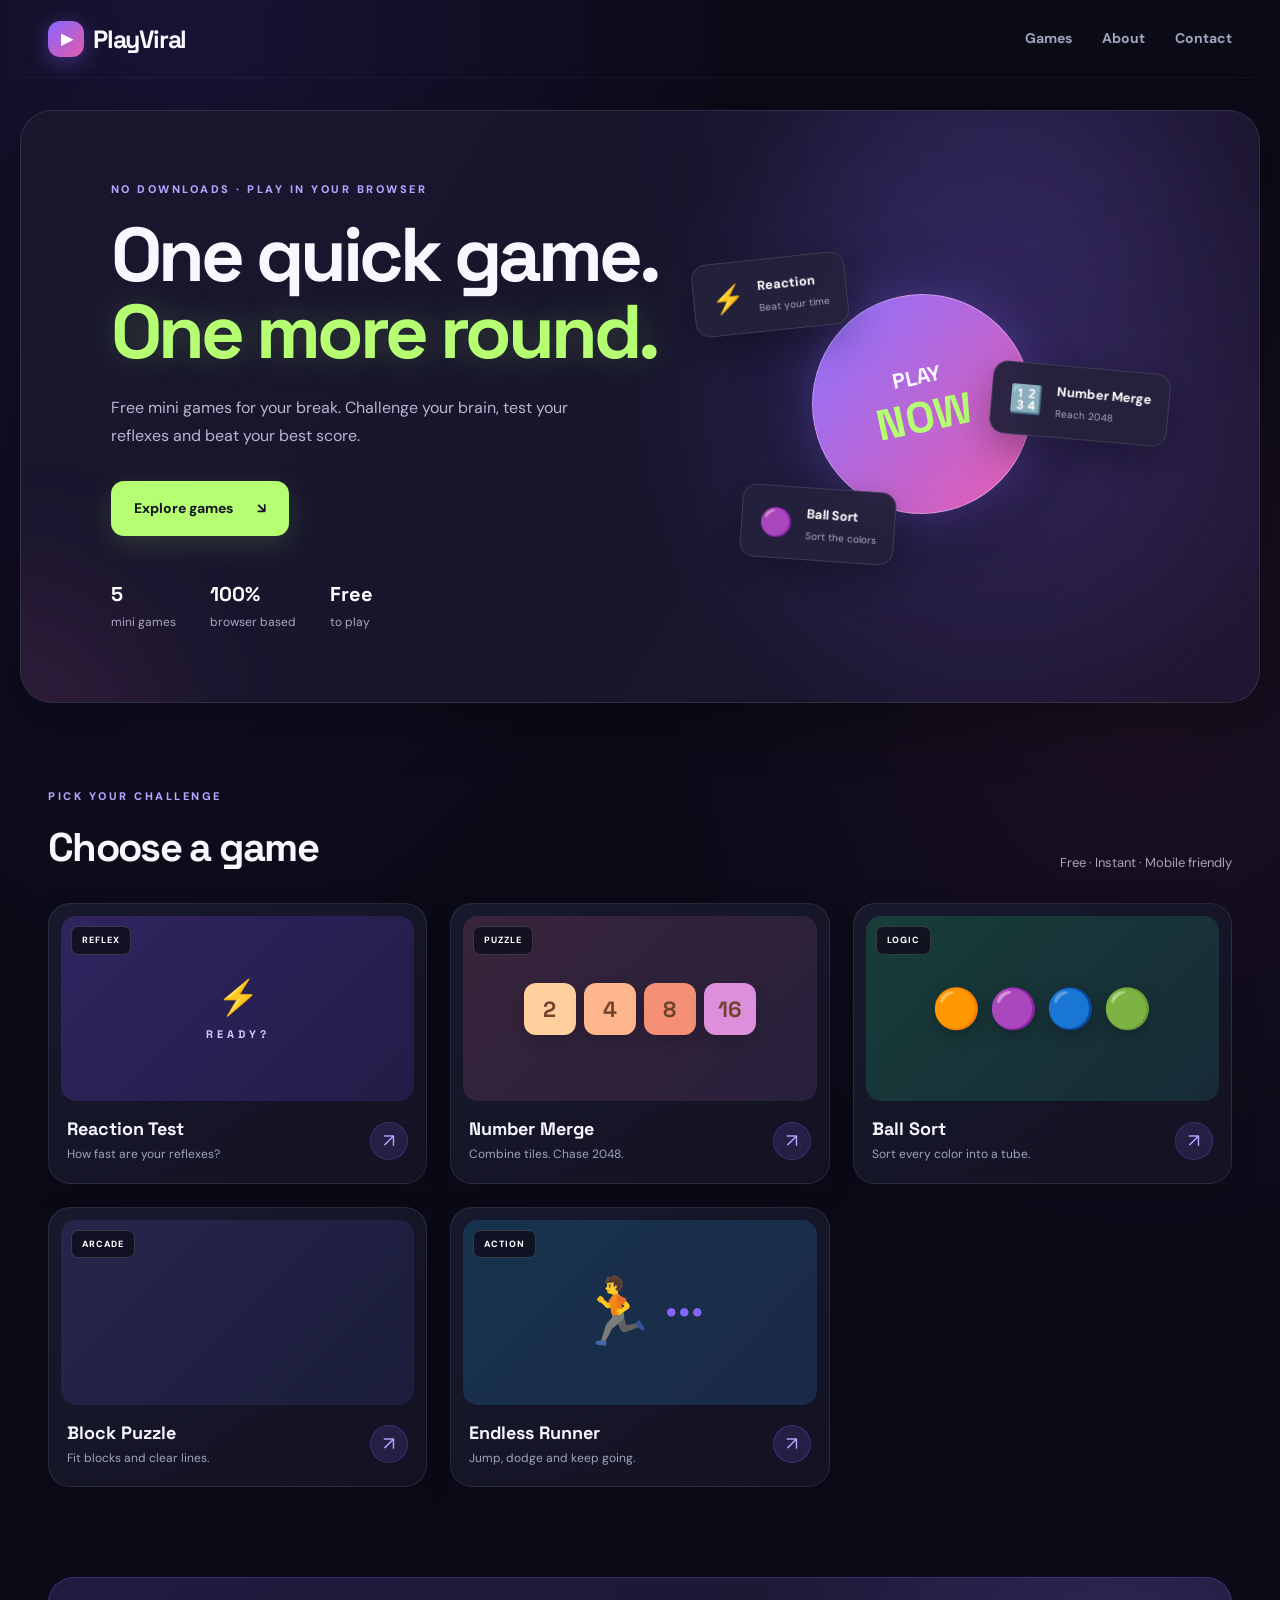
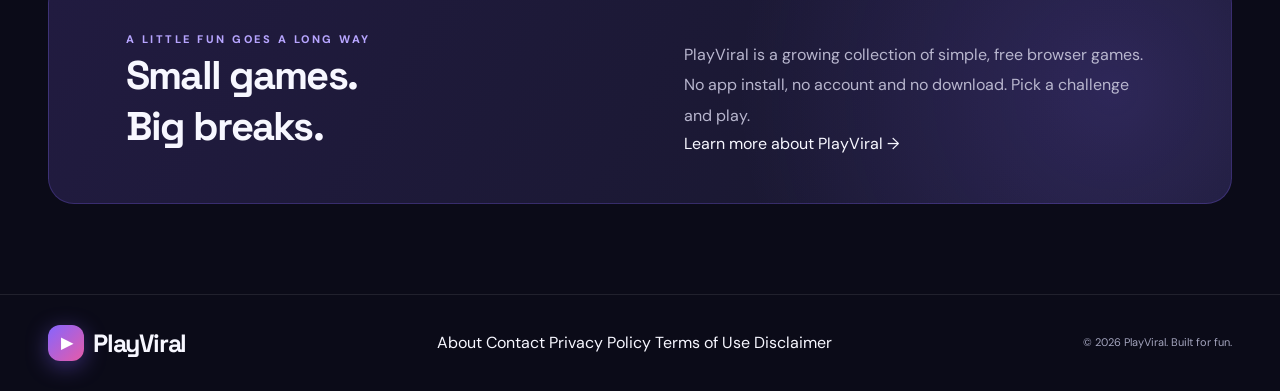
<file: index.html>
<!DOCTYPE html>
<html lang="en">
<head>
  <meta charset="UTF-8">
  <meta name="viewport" content="width=device-width, initial-scale=1">
  <!-- Google Search Console Verification -->
  <meta name="google-site-verification" content="CHhHiPBsEBZvjHzXQjfu3czQj_NjASOmzr5pNcwUZNE" />

  <title>PlayViral — Free Online Mini Games</title>

  <meta
    name="description"
    content="Play free online mini games on PlayViral. Test your reaction speed, solve number and ball sort puzzles, play block puzzle and enjoy endless runner challenges. No downloads required."
  >

  <meta name="robots" content="index, follow">
  <meta name="theme-color" content="#0b1020">

  <link
    rel="canonical"
    href="https://viral-mini-games.rathoreking2016.workers.dev/"
  >

  <meta property="og:title" content="PlayViral — Free Online Mini Games">
  <meta
    property="og:description"
    content="Quick, fun and free browser games. Play instantly on desktop or mobile."
  >
  <meta property="og:type" content="website">
  <meta
    property="og:url"
    content="https://viral-mini-games.rathoreking2016.workers.dev/"
  >

  <link rel="stylesheet" href="./style.css">

  <script defer src="./app.js"></script>
</head>

<body>

<header class="site-header">

  <a class="brand" href="/" aria-label="PlayViral Home">
    <span class="brand-mark">▶</span> PlayViral
  </a>

  <nav aria-label="Main navigation">
    <a href="#games">Games</a>
    <a href="#about">About</a>
    <a href="/contact.html">Contact</a>
  </nav>

</header>

<main>

  <!-- HERO SECTION -->
  <section class="hero">

    <div class="hero-copy">

      <p class="eyebrow">
        NO DOWNLOADS · PLAY IN YOUR BROWSER
      </p>

      <h1>
        One quick game.<br>
        <span>One more round.</span>
      </h1>

      <p class="hero-sub">
        Free mini games for your break. Challenge your brain,
        test your reflexes and beat your best score.
      </p>

      <a class="primary-btn" href="#games">
        Explore games <span>↘</span>
      </a>

      <div class="hero-stats">
        <span><b>5</b> mini games</span>
        <span><b>100%</b> browser based</span>
        <span><b>Free</b> to play</span>
      </div>

    </div>

    <div class="hero-art" aria-label="Featured games">

      <div class="float-card card-one">
        <span>⚡</span>
        <b>Reaction</b>
        <small>Beat your time</small>
      </div>

      <div class="float-card card-two">
        <span>🔢</span>
        <b>Number Merge</b>
        <small>Reach 2048</small>
      </div>

      <div class="float-card card-three">
        <span>🟣</span>
        <b>Ball Sort</b>
        <small>Sort the colors</small>
      </div>

      <div class="hero-orb">
        PLAY<br>
        <strong>NOW</strong>
      </div>

    </div>

  </section>


  <!-- GAMES SECTION -->
  <section class="section" id="games">

    <div class="section-heading">

      <div>
        <p class="eyebrow">PICK YOUR CHALLENGE</p>
        <h2>Choose a game</h2>
      </div>

      <span class="muted">
        Free · Instant · Mobile friendly
      </span>

    </div>

    <div class="game-grid">

      <!-- GAME 1 -->
      <a class="game-card" href="./reaction-test.html">

        <div class="game-visual visual-reaction">
          ⚡
          <span>READY?</span>
        </div>

        <div class="game-info">
          <div>
            <h3>Reaction Test</h3>
            <p>How fast are your reflexes?</p>
          </div>
          <span class="play-icon">↗</span>
        </div>

        <span class="tag">REFLEX</span>

      </a>


      <!-- GAME 2 -->
      <a class="game-card" href="./number-merge.html">

        <div class="game-visual visual-number">
          <span>2</span>
          <span>4</span>
          <span>8</span>
          <span>16</span>
        </div>

        <div class="game-info">
          <div>
            <h3>Number Merge</h3>
            <p>Combine tiles. Chase 2048.</p>
          </div>
          <span class="play-icon">↗</span>
        </div>

        <span class="tag">PUZZLE</span>

      </a>


      <!-- GAME 3 -->
      <a class="game-card" href="./ball-sort.html">

        <div class="game-visual visual-balls">
          <i>🟠</i>
          <i>🟣</i>
          <i>🔵</i>
          <i>🟢</i>
        </div>

        <div class="game-info">
          <div>
            <h3>Ball Sort</h3>
            <p>Sort every color into a tube.</p>
          </div>
          <span class="play-icon">↗</span>
        </div>

        <span class="tag">LOGIC</span>

      </a>


      <!-- GAME 4 -->
      <a class="game-card" href="./block-puzzle.html">

        <div class="game-visual visual-block">
          <span></span>
          <span></span>
          <span></span>
          <span></span>
          <span></span>
          <span></span>
          <span></span>
        </div>

        <div class="game-info">
          <div>
            <h3>Block Puzzle</h3>
            <p>Fit blocks and clear lines.</p>
          </div>
          <span class="play-icon">↗</span>
        </div>

        <span class="tag">ARCADE</span>

      </a>


      <!-- GAME 5 -->
      <a class="game-card" href="./endless-runner.html">

        <div class="game-visual visual-runner">
          🏃
          <span>•••</span>
        </div>

        <div class="game-info">
          <div>
            <h3>Endless Runner</h3>
            <p>Jump, dodge and keep going.</p>
          </div>
          <span class="play-icon">↗</span>
        </div>

        <span class="tag">ACTION</span>

      </a>

    </div>

  </section>


  <!-- ABOUT SECTION -->
  <section class="about-strip" id="about">

    <div>
      <p class="eyebrow">A LITTLE FUN GOES A LONG WAY</p>

      <h2>
        Small games.<br>
        Big breaks.
      </h2>
    </div>

    <div>
      <p>
        PlayViral is a growing collection of simple,
        free browser games. No app install, no account
        and no download. Pick a challenge and play.
      </p>

      <a href="/about.html">Learn more about PlayViral →</a>
    </div>

  </section>

</main>


<!-- FOOTER -->
<footer>

  <a class="brand" href="/" aria-label="PlayViral Home">
    <span class="brand-mark">▶</span> PlayViral
  </a>

  <nav aria-label="Footer navigation">

    <a href="/about.html">About</a>

    <a href="/contact.html">Contact</a>

    <a href="/privacy.html">Privacy Policy</a>

    <a href="/terms.html">Terms of Use</a>

    <a href="/disclaimer.html">Disclaimer</a>

  </nav>

  <small>
    © <span id="year"></span> PlayViral. Built for fun.
  </small>

</footer>

</body>
</html>
</file>
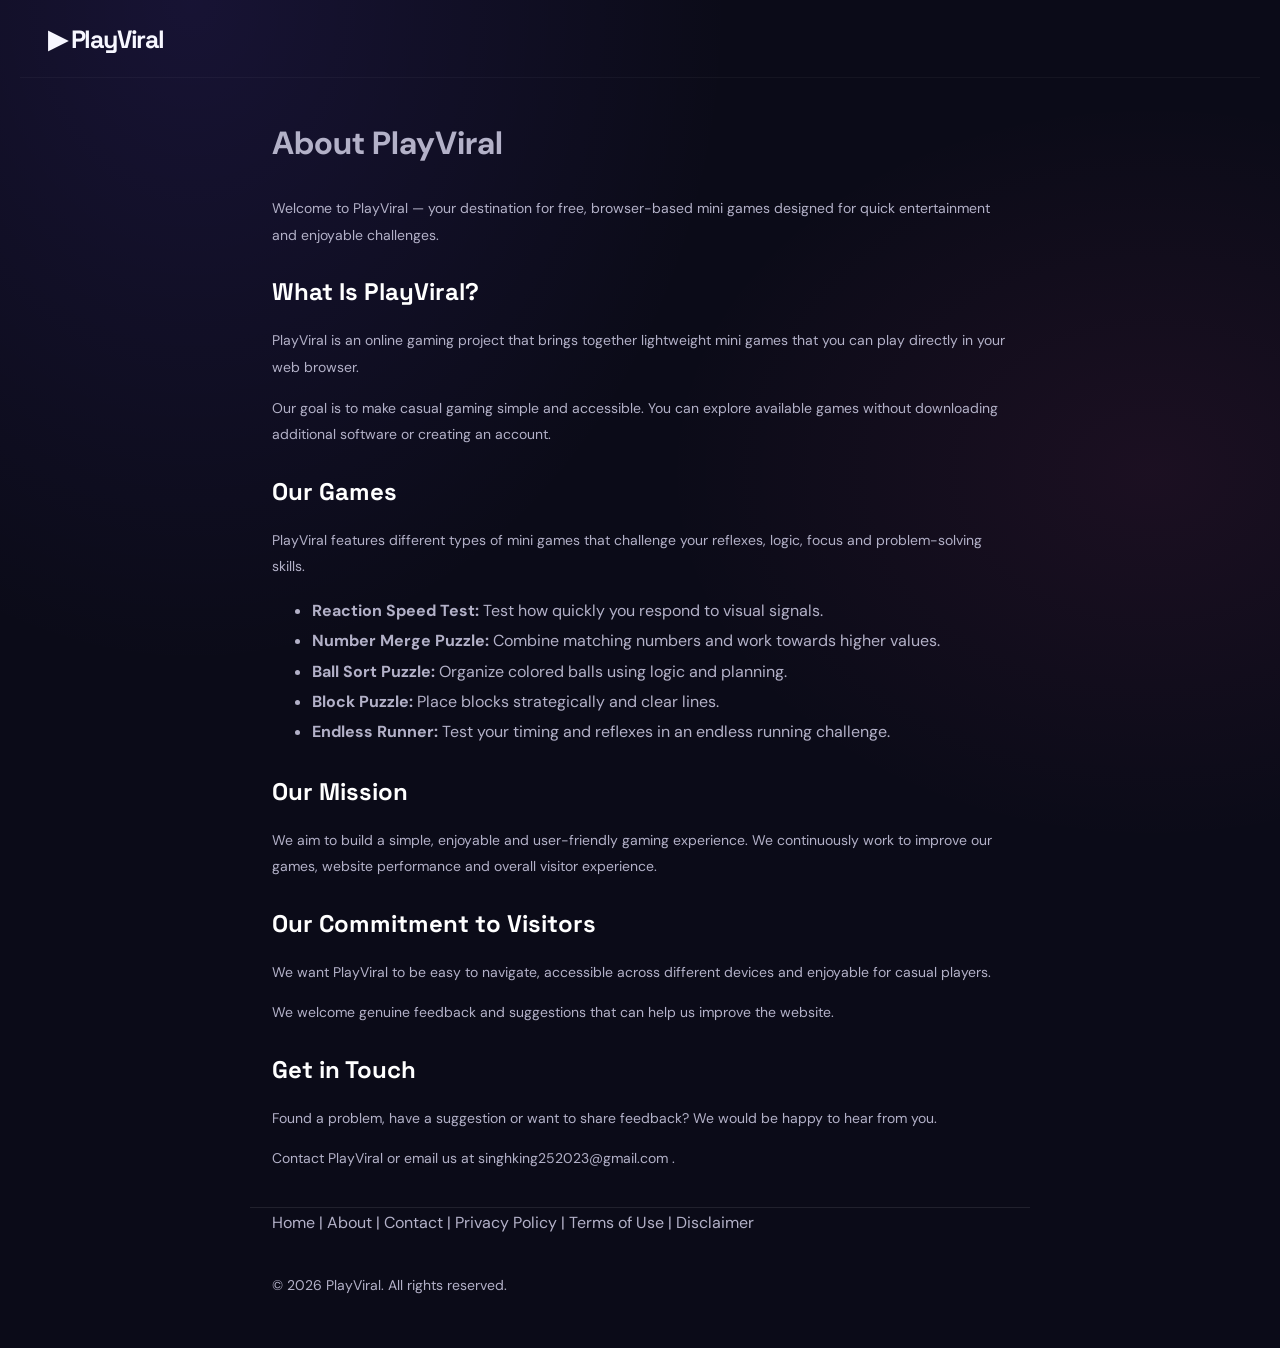
<file: about.html>
<!DOCTYPE html>
<html lang="en">
<head>
  <meta charset="UTF-8">
  <meta name="viewport" content="width=device-width, initial-scale=1">

  <title>About PlayViral | Free Online Mini Games</title>

  <meta
    name="description"
    content="Discover PlayViral, a collection of free browser-based mini games. Enjoy quick, accessible gaming without downloads or account registration."
  >

  <meta name="robots" content="index, follow">

  <link
    rel="canonical"
    href="https://viral-mini-games.rathoreking2016.workers.dev/about.html"
  >

  <link rel="stylesheet" href="/style.css">
</head>

<body>

  <header class="site-header">
    <a class="brand" href="/" aria-label="PlayViral Home">
      ▶ PlayViral
    </a>
  </header>

  <main class="content-section">

    <h1>About PlayViral</h1>

    <p>
      Welcome to PlayViral — your destination for
      free, browser-based mini games designed for
      quick entertainment and enjoyable challenges.
    </p>

    <h2>What Is PlayViral?</h2>

    <p>
      PlayViral is an online gaming project that brings
      together lightweight mini games that you can
      play directly in your web browser.
    </p>

    <p>
      Our goal is to make casual gaming simple and
      accessible. You can explore available games
      without downloading additional software or
      creating an account.
    </p>

    <h2>Our Games</h2>

    <p>
      PlayViral features different types of mini games
      that challenge your reflexes, logic, focus and
      problem-solving skills.
    </p>

    <ul>
      <li><strong>Reaction Speed Test:</strong> Test how quickly you respond to visual signals.</li>
      <li><strong>Number Merge Puzzle:</strong> Combine matching numbers and work towards higher values.</li>
      <li><strong>Ball Sort Puzzle:</strong> Organize colored balls using logic and planning.</li>
      <li><strong>Block Puzzle:</strong> Place blocks strategically and clear lines.</li>
      <li><strong>Endless Runner:</strong> Test your timing and reflexes in an endless running challenge.</li>
    </ul>

    <h2>Our Mission</h2>

    <p>
      We aim to build a simple, enjoyable and
      user-friendly gaming experience. We continuously
      work to improve our games, website performance
      and overall visitor experience.
    </p>

    <h2>Our Commitment to Visitors</h2>

    <p>
      We want PlayViral to be easy to navigate,
      accessible across different devices and enjoyable
      for casual players.
    </p>

    <p>
      We welcome genuine feedback and suggestions
      that can help us improve the website.
    </p>

    <h2>Get in Touch</h2>

    <p>
      Found a problem, have a suggestion or want to
      share feedback? We would be happy to hear from you.
    </p>

    <p>
      <a href="/contact.html">Contact PlayViral</a>
      or email us at
      <a href="mailto:singhking252023@gmail.com">
        singhking252023@gmail.com
      </a>.
    </p>

  </main>

  <footer class="content-section">
    <nav aria-label="Footer navigation">
      <a href="/">Home</a> |
      <a href="/about.html">About</a> |
      <a href="/contact.html">Contact</a> |
      <a href="/privacy.html">Privacy Policy</a> |
      <a href="/terms.html">Terms of Use</a> |
      <a href="/disclaimer.html">Disclaimer</a>
    </nav>
    <p>© <span id="year"></span> PlayViral. All rights reserved.</p>
  </footer>

  <script>
    document.getElementById("year").textContent =
      new Date().getFullYear();
  </script>

</body>
</html>
</file>
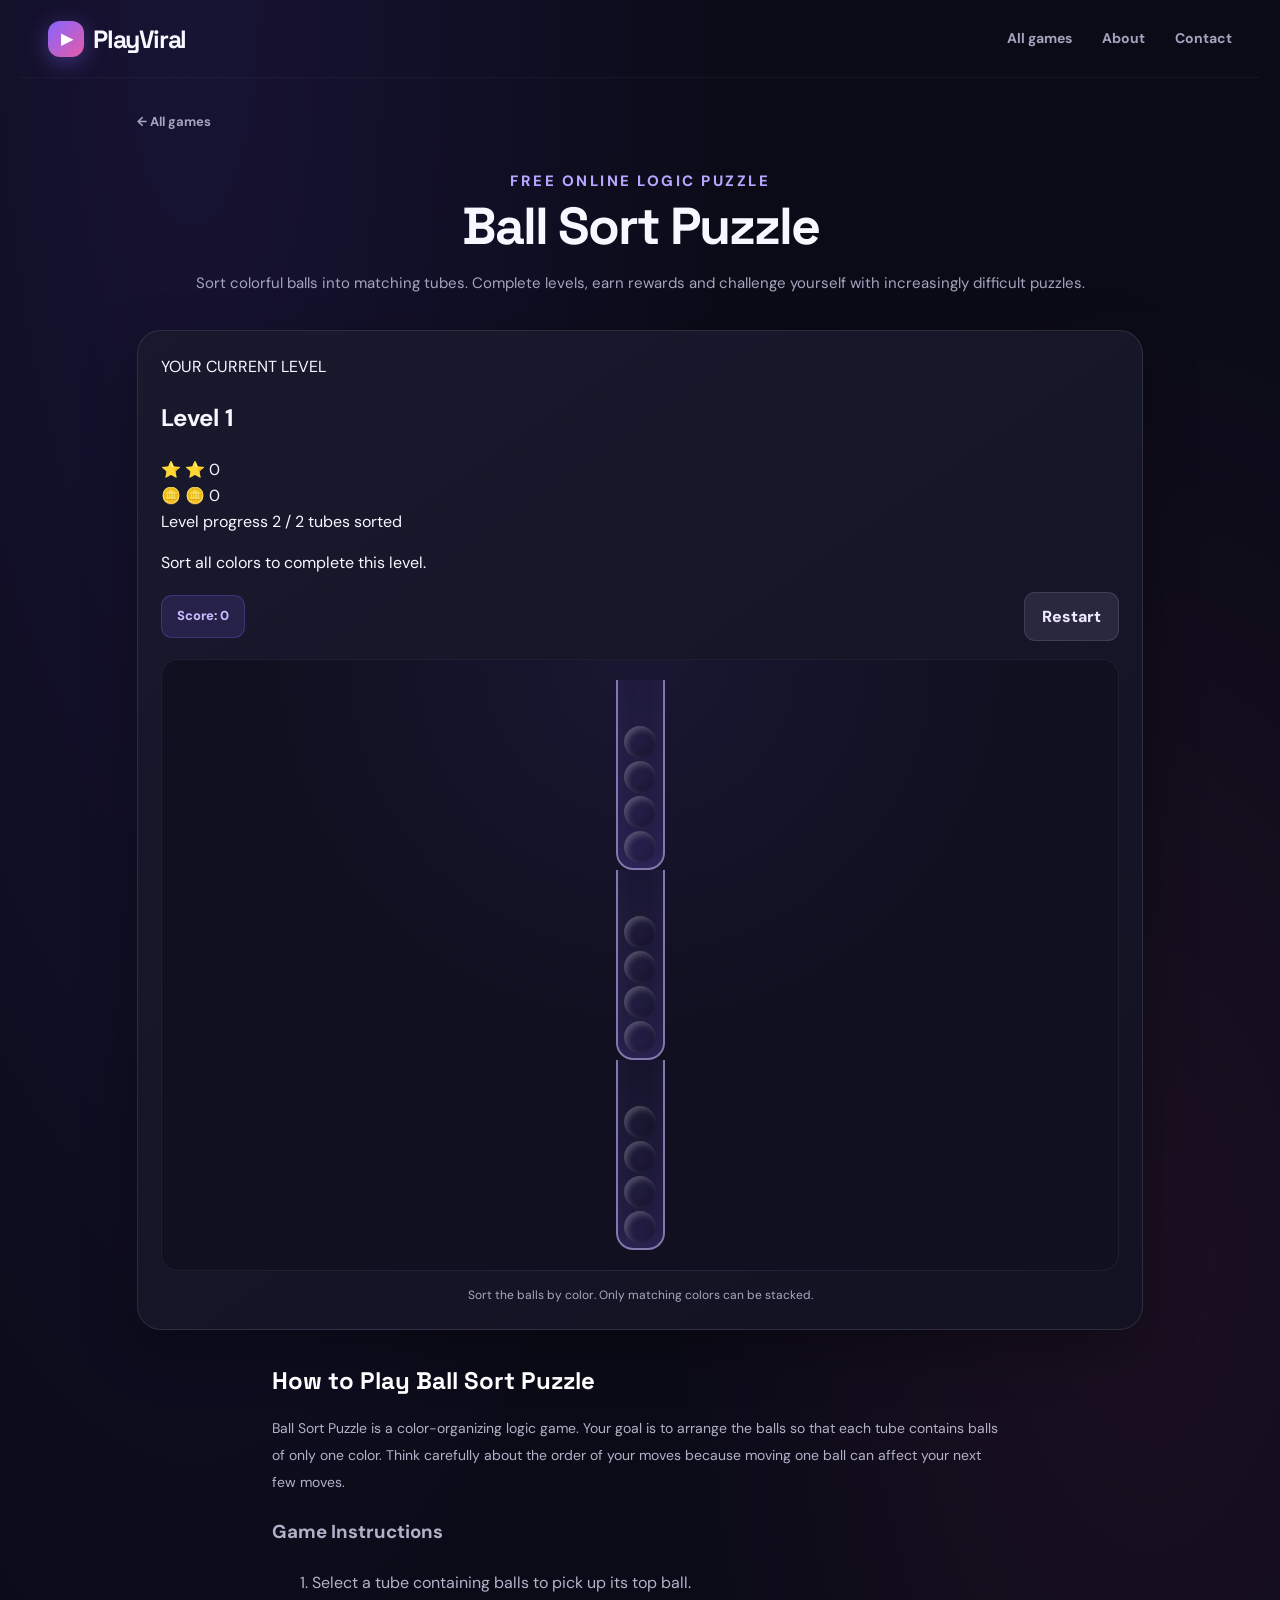
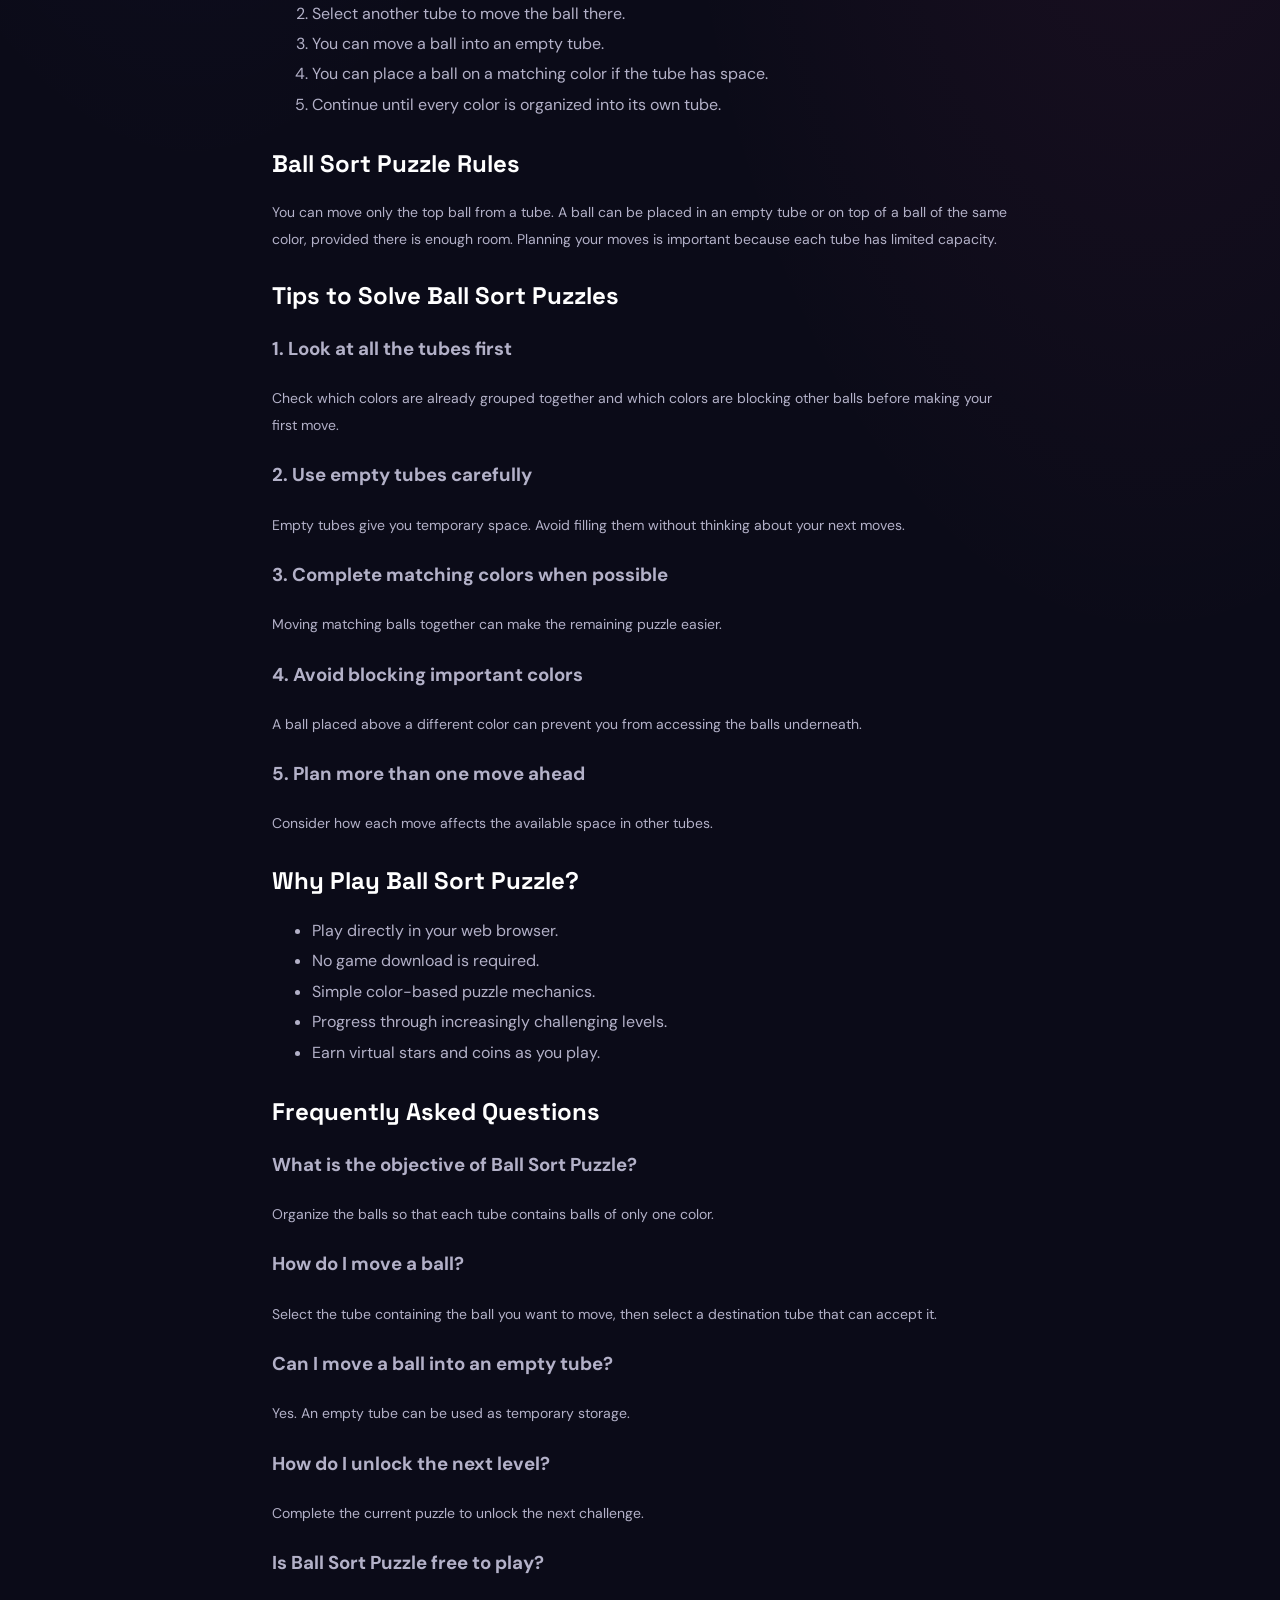
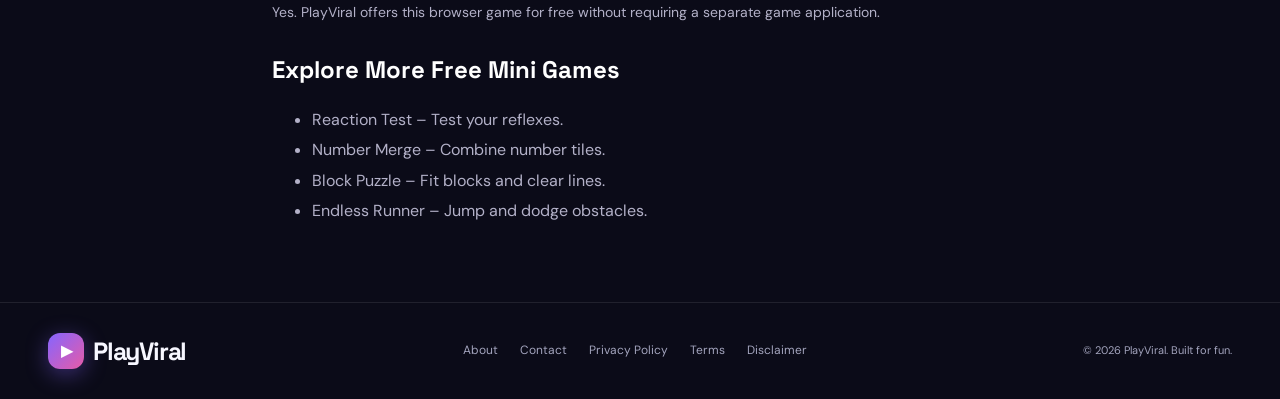
<file: ball-sort.html>
<!doctype html>
<html lang="en">
<head>
  <meta charset="utf-8">
  <meta name="viewport" content="width=device-width, initial-scale=1">

  <title>Ball Sort Puzzle Online – Free Color Sorting Game | PlayViral</title>

  <meta name="description" content="Play Ball Sort Puzzle free online. Complete challenging color sorting levels, earn stars and coins, and test your logic skills.">

  <meta name="robots" content="index,follow">

  <link rel="canonical" href="https://viral-mini-games.rathoreking2016.workers.dev/ball-sort.html">

  <meta property="og:title" content="Ball Sort Puzzle Online | PlayViral">
  <meta property="og:description" content="Sort colorful balls, complete levels and challenge your logic in this free browser puzzle game.">
  <meta property="og:type" content="website">
  <meta property="og:url" content="https://viral-mini-games.rathoreking2016.workers.dev/ball-sort.html">

  <link rel="stylesheet" href="./style.css">
  <script defer src="./game.js"></script>
</head>

<body>

<header class="site-header">
  <a class="brand" href="/" aria-label="PlayViral Home">
    <span class="brand-mark">▶</span> PlayViral
  </a>

  <nav aria-label="Main navigation">
    <a href="/#games">All games</a>
    <a href="/about.html">About</a>
    <a href="/contact.html">Contact</a>
  </nav>
</header>

<main class="game-page">

  <a class="back-link" href="/#games">← All games</a>

  <div class="game-head">
    <p class="eyebrow">FREE ONLINE LOGIC PUZZLE</p>

    <h1>Ball Sort Puzzle</h1>

    <p>
      Sort colorful balls into matching tubes. Complete levels,
      earn rewards and challenge yourself with increasingly difficult puzzles.
    </p>
  </div>

  <!-- GAME AREA -->
  <section class="game-shell" data-game="ball-sort">

    <!-- LEVEL DASHBOARD -->
    <div class="level-dashboard">

      <div class="level-top">
        <div>
          <span class="level-caption">YOUR CURRENT LEVEL</span>
          <h2 id="level-label">Level 1</h2>
        </div>

        <div class="level-rewards">
          <div class="reward-item">
            <span>⭐</span>
            <span id="stars-label">0</span>
          </div>

          <div class="reward-item">
            <span>🪙</span>
            <span id="coins-label">0</span>
          </div>
        </div>
      </div>

      <div class="level-progress-info">
        <span>Level progress</span>
        <span id="level-progress-text">0%</span>
      </div>

      <div
        class="level-progress-track"
        id="level-progress"
        role="progressbar"
        aria-label="Level progress"
        aria-valuemin="0"
        aria-valuemax="100"
        aria-valuenow="0"
      >
        <div id="level-progress-fill" class="level-progress-fill"></div>
      </div>

      <p id="level-message" class="level-message">
        Complete the puzzle to unlock your next level!
      </p>

    </div>

    <!-- GAME TOOLBAR -->
    <div class="game-toolbar">
      <span class="score-pill" id="score-label">Score: 0</span>

      <button class="control-btn secondary" id="restart" type="button">
        Restart
      </button>
    </div>

    <!-- EXISTING GAME CONTAINER -->
    <div class="game-area" id="game-area"></div>

    <div class="game-note" id="game-note">
      Ready when you are.
    </div>

    <!-- LEVEL COMPLETION ACTION -->
    <div class="level-actions">
      <button
        class="control-btn"
        id="next-level"
        type="button"
        disabled
      >
        Complete the puzzle first
      </button>
    </div>

  </section>

  <!-- GAME CONTENT -->
  <section class="content-section">

    <h2>How to Play Ball Sort Puzzle</h2>

    <p>
      Ball Sort Puzzle is a color-organizing logic game. Your goal is
      to arrange the balls so that each tube contains balls of only
      one color. Think carefully about the order of your moves because
      moving one ball can affect your next few moves.
    </p>

    <h3>Game Instructions</h3>

    <ol>
      <li>Select a tube containing balls to pick up its top ball.</li>
      <li>Select another tube to move the ball there.</li>
      <li>You can move a ball into an empty tube.</li>
      <li>You can place a ball on a matching color if the tube has space.</li>
      <li>Continue until every color is organized into its own tube.</li>
    </ol>

    <h2>Ball Sort Puzzle Rules</h2>

    <p>
      You can move only the top ball from a tube. A ball can be placed
      in an empty tube or on top of a ball of the same color, provided
      there is enough room. Planning your moves is important because
      each tube has limited capacity.
    </p>

    <h2>Tips to Solve Ball Sort Puzzles</h2>

    <h3>1. Look at all the tubes first</h3>
    <p>
      Check which colors are already grouped together and which colors
      are blocking other balls before making your first move.
    </p>

    <h3>2. Use empty tubes carefully</h3>
    <p>
      Empty tubes give you temporary space. Avoid filling them without
      thinking about your next moves.
    </p>

    <h3>3. Complete matching colors when possible</h3>
    <p>
      Moving matching balls together can make the remaining puzzle easier.
    </p>

    <h3>4. Avoid blocking important colors</h3>
    <p>
      A ball placed above a different color can prevent you from
      accessing the balls underneath.
    </p>

    <h3>5. Plan more than one move ahead</h3>
    <p>
      Consider how each move affects the available space in other tubes.
    </p>

    <h2>Why Play Ball Sort Puzzle?</h2>

    <ul>
      <li>Play directly in your web browser.</li>
      <li>No game download is required.</li>
      <li>Simple color-based puzzle mechanics.</li>
      <li>Progress through increasingly challenging levels.</li>
      <li>Earn virtual stars and coins as you play.</li>
    </ul>

    <h2>Frequently Asked Questions</h2>

    <h3>What is the objective of Ball Sort Puzzle?</h3>
    <p>
      Organize the balls so that each tube contains balls of only one color.
    </p>

    <h3>How do I move a ball?</h3>
    <p>
      Select the tube containing the ball you want to move, then select
      a destination tube that can accept it.
    </p>

    <h3>Can I move a ball into an empty tube?</h3>
    <p>
      Yes. An empty tube can be used as temporary storage.
    </p>

    <h3>How do I unlock the next level?</h3>
    <p>
      Complete the current puzzle to unlock the next challenge.
    </p>

    <h3>Is Ball Sort Puzzle free to play?</h3>
    <p>
      Yes. PlayViral offers this browser game for free without requiring
      a separate game application.
    </p>

    <h2>Explore More Free Mini Games</h2>

    <ul>
      <li><a href="/reaction-test.html">Reaction Test</a> – Test your reflexes.</li>
      <li><a href="/number-merge.html">Number Merge</a> – Combine number tiles.</li>
      <li><a href="/block-puzzle.html">Block Puzzle</a> – Fit blocks and clear lines.</li>
      <li><a href="/endless-runner.html">Endless Runner</a> – Jump and dodge obstacles.</li>
    </ul>

  </section>

</main>

<footer>
  <a class="brand" href="/">
    <span class="brand-mark">▶</span> PlayViral
  </a>

  <div>
    <a href="/about.html">About</a>
    <a href="/contact.html">Contact</a>
    <a href="/privacy.html">Privacy Policy</a>
    <a href="/terms.html">Terms</a>
    <a href="/disclaimer.html">Disclaimer</a>
  </div>

  <small>© <span id="year"></span> PlayViral. Built for fun.</small>
</footer>

<script>
  document.getElementById("year").textContent =
    new Date().getFullYear();
</script>

</body>
</html>
</file>
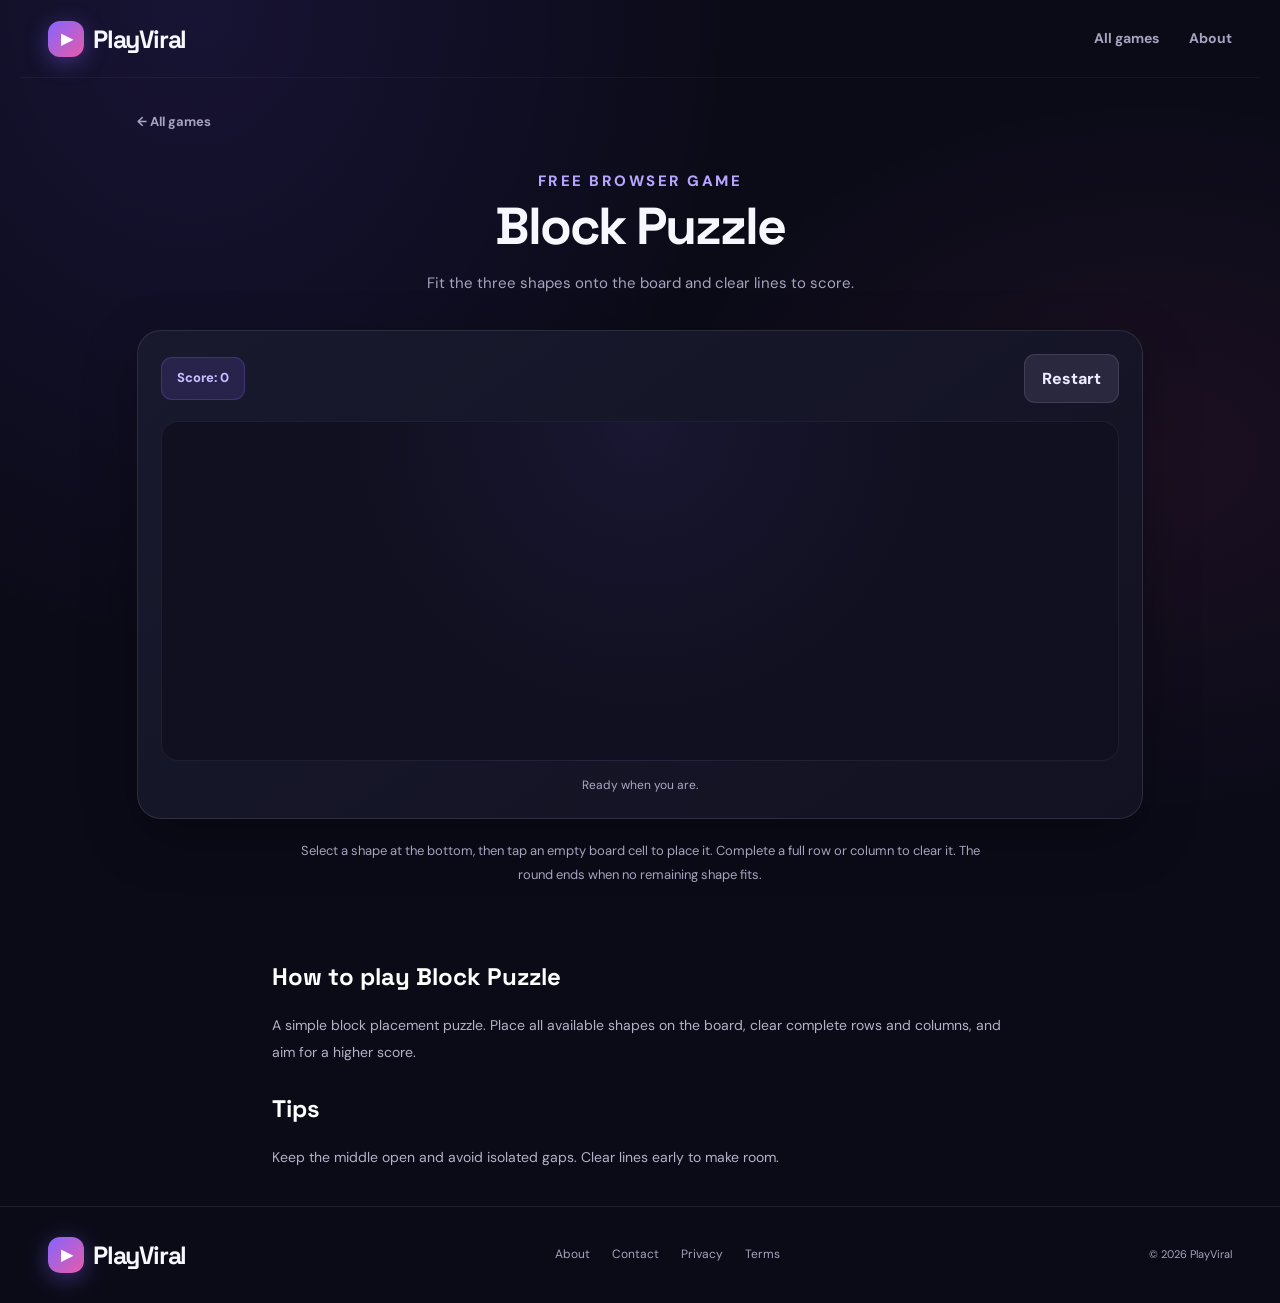
<file: block-puzzle.html>
<!doctype html>
<html lang="en">
<head>
  <meta charset="utf-8">
  <meta name="viewport" content="width=device-width, initial-scale=1">

  <title>Block Puzzle | PlayViral</title>
  <meta name="description" content="Play a free block puzzle online. Place shapes and clear full rows or columns.">
  <meta name="robots" content="index,follow">

  <link rel="canonical" href="https://viral-mini-games.rathoreking2016.workers.dev/block-puzzle.html">
  <link rel="stylesheet" href="./style.css">

  <script defer src="./game.js"></script>
</head>

<body>
  <header class="site-header">
    <a class="brand" href="./">
      <span class="brand-mark">▶</span> PlayViral
    </a>

    <nav>
      <a href="./#games">All games</a>
      <a href="./#about">About</a>
    </nav>
  </header>

  <main class="game-page">
    <a class="back-link" href="./#games">← All games</a>

    <div class="game-head">
      <p class="eyebrow">FREE BROWSER GAME</p>
      <h1>Block Puzzle</h1>
      <p>Fit the three shapes onto the board and clear lines to score.</p>
    </div>

    <section class="game-shell" data-game="block-puzzle">
      <div class="game-toolbar">
        <span class="score-pill" id="score-label">Score: 0</span>
        <button class="control-btn secondary" id="restart">Restart</button>
      </div>

      <div class="game-area" id="game-area"></div>
      <div class="game-note" id="game-note">Ready when you are.</div>
    </section>

    <p class="instructions">
      Select a shape at the bottom, then tap an empty board cell to place it.
      Complete a full row or column to clear it. The round ends when no remaining shape fits.
    </p>
  </main>

  <section class="content-section">
    <h2>How to play Block Puzzle</h2>
    <p>
      A simple block placement puzzle. Place all available shapes on the board,
      clear complete rows and columns, and aim for a higher score.
    </p>

    <h2>Tips</h2>
    <p>
      Keep the middle open and avoid isolated gaps. Clear lines early to make room.
    </p>
  </section>

  <footer>
    <a class="brand" href="./">
      <span class="brand-mark">▶</span> PlayViral
    </a>

    <div>
      <a href="./about.html">About</a>
      <a href="./contact.html">Contact</a>
      <a href="./privacy.html">Privacy</a>
      <a href="./terms.html">Terms</a>
    </div>

    <small>© <span id="year"></span> PlayViral</small>
  </footer>

  <script>
    document.getElementById("year").textContent = new Date().getFullYear();
  </script>
</body>
</html>
</file>
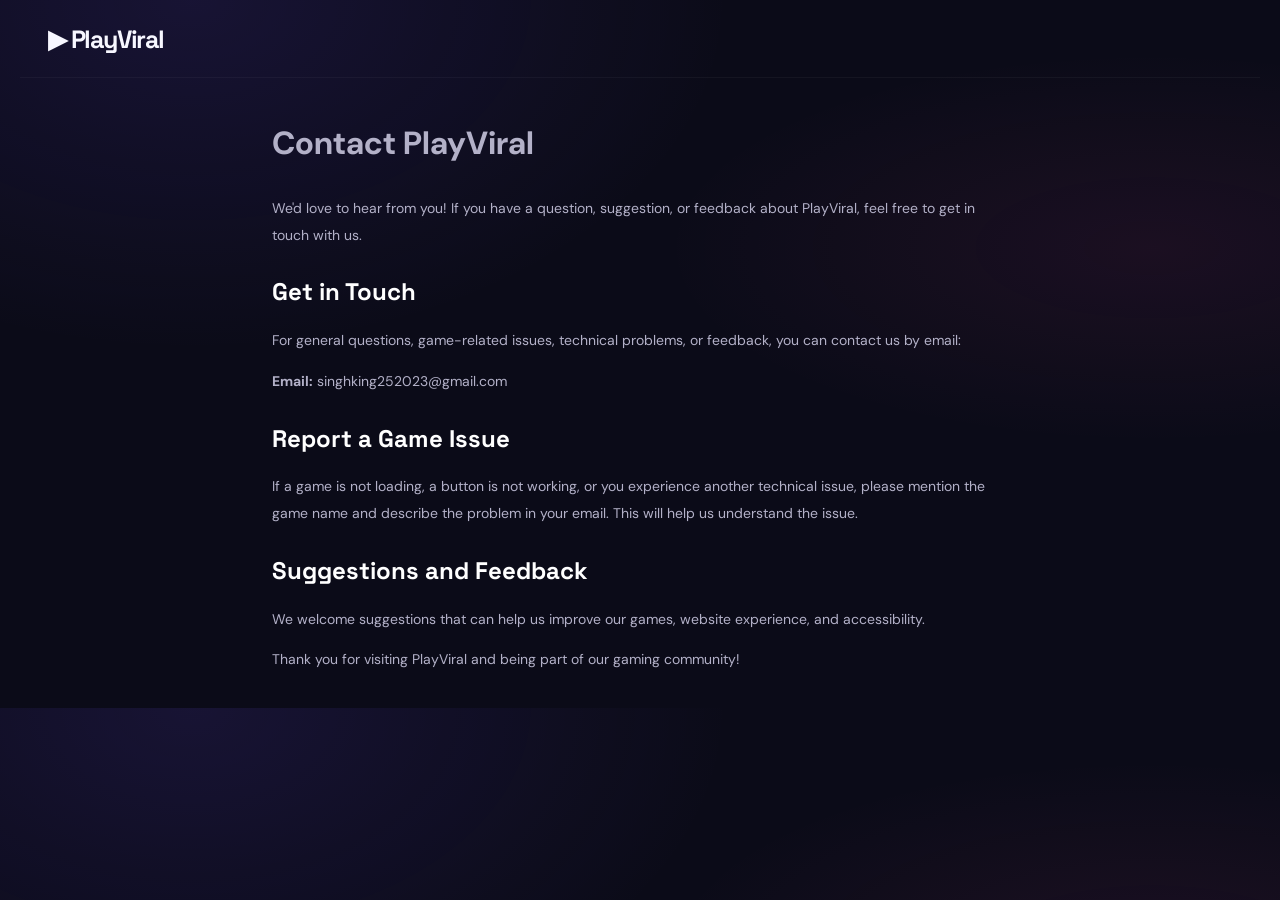
<file: contact.html>
<!DOCTYPE html>
<html lang="en">
<head>
  <meta charset="UTF-8">
  <meta name="viewport" content="width=device-width, initial-scale=1">

  <title>Contact PlayViral | Feedback & Support</title>

  <meta
    name="description"
    content="Contact PlayViral for questions, feedback, technical issues, or suggestions about our free online mini games."
  >

  <meta name="robots" content="index, follow">

  <link
    rel="canonical"
    href="https://viral-mini-games.rathoreking2016.workers.dev/contact.html"
  >

  <link rel="stylesheet" href="/style.css">
</head>

<body>

  <header class="site-header">
    <a class="brand" href="/" aria-label="PlayViral Home">
      ▶ PlayViral
    </a>
  </header>

  <main class="content-section">

    <h1>Contact PlayViral</h1>

    <p>
      We'd love to hear from you! If you have a question,
      suggestion, or feedback about PlayViral, feel free
      to get in touch with us.
    </p>

    <h2>Get in Touch</h2>

    <p>
      For general questions, game-related issues, technical
      problems, or feedback, you can contact us by email:
    </p>

    <p>
      <strong>Email:</strong>
      <a href="mailto:singhking252023@gmail.com?subject=PlayViral%20Website%20Enquiry">
        singhking252023@gmail.com
      </a>
    </p>

    <h2>Report a Game Issue</h2>

    <p>
      If a game is not loading, a button is not working,
      or you experience another technical issue, please
      mention the game name and describe the problem in
      your email. This will help us understand the issue.
    </p>

    <h2>Suggestions and Feedback</h2>

    <p>
      We welcome suggestions that can help us improve
      our games, website experience, and accessibility.
    </p>

    <p>
      Thank you for visiting PlayViral and being part
      of our gaming community!
    </p>

  </main>

</body>
</html>
</file>
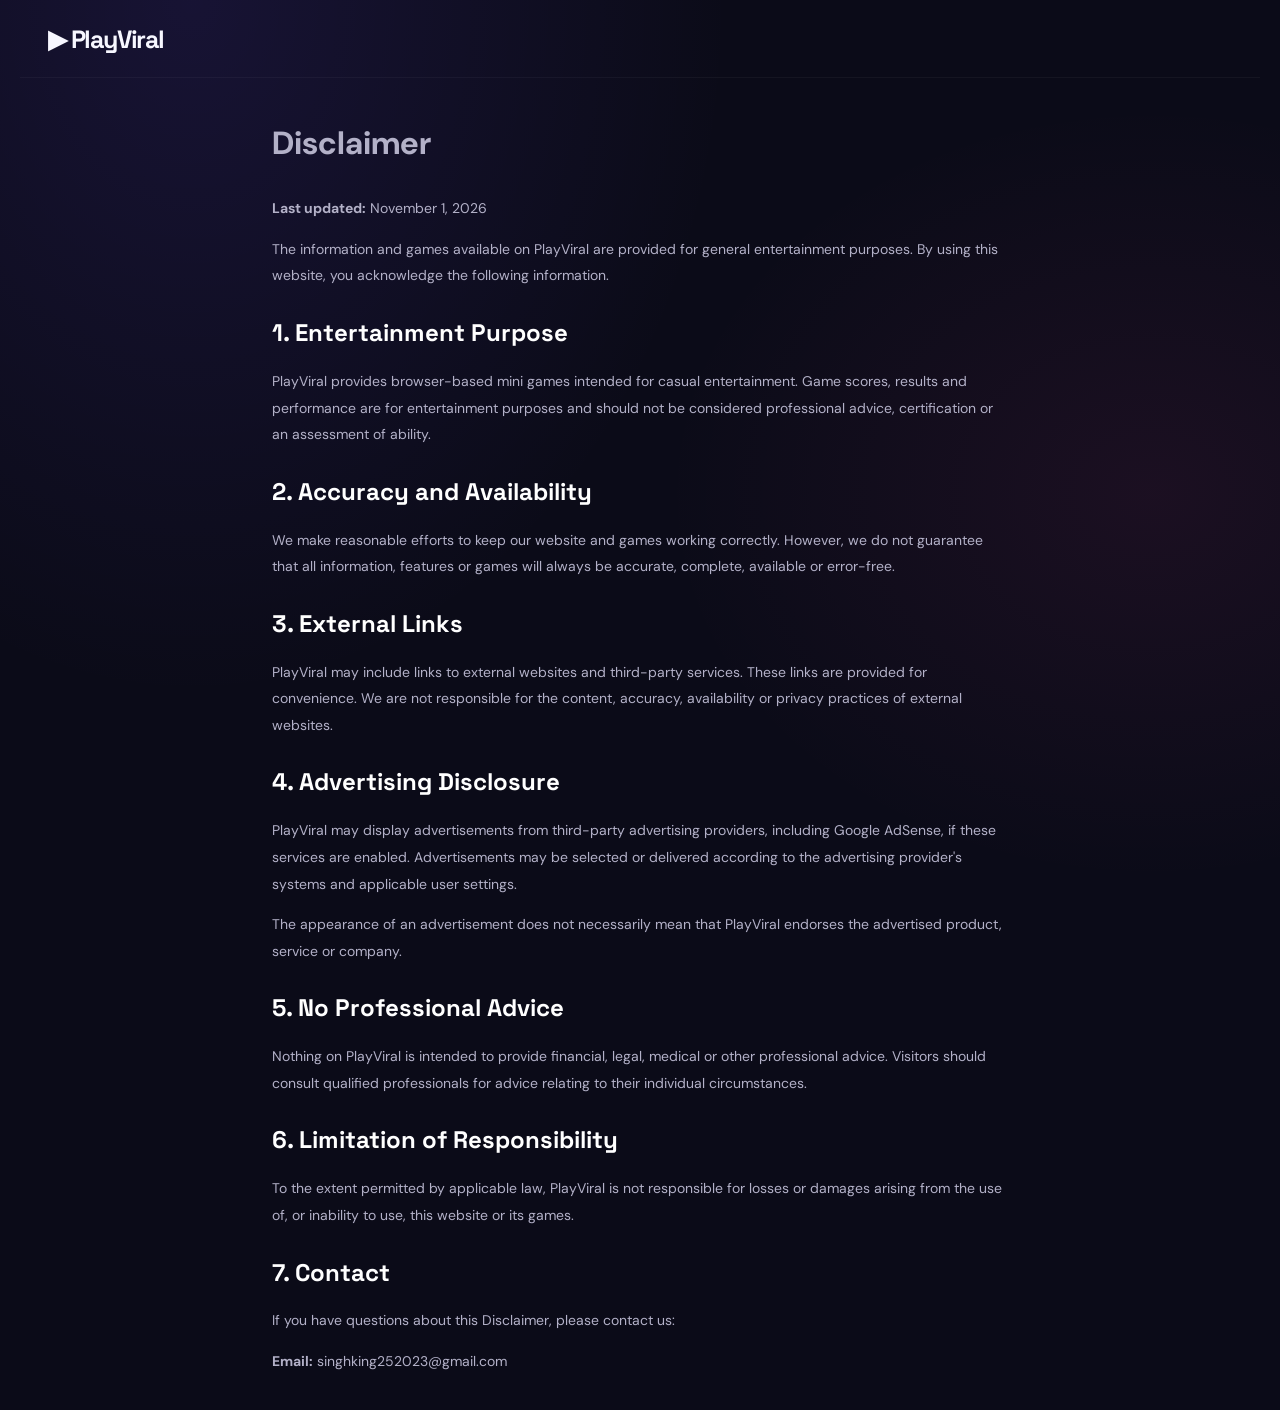
<file: disclaimer.html>
<!DOCTYPE html>
<html lang="en">
<head>
  <meta charset="UTF-8">
  <meta name="viewport" content="width=device-width, initial-scale=1">

  <title>Disclaimer | PlayViral</title>

  <meta
    name="description"
    content="Read the PlayViral Disclaimer regarding online games, entertainment, website availability, third-party links and advertising."
  >

  <meta name="robots" content="index, follow">

  <link
    rel="canonical"
    href="https://viral-mini-games.rathoreking2016.workers.dev/disclaimer.html"
  >

  <link rel="stylesheet" href="/style.css">
</head>

<body>

  <header class="site-header">
    <a class="brand" href="/" aria-label="PlayViral Home">
      ▶ PlayViral
    </a>
  </header>

  <main class="content-section">

    <h1>Disclaimer</h1>

    <p><strong>Last updated:</strong> November 1, 2026</p>

    <p>
      The information and games available on PlayViral
      are provided for general entertainment purposes.
      By using this website, you acknowledge the
      following information.
    </p>

    <h2>1. Entertainment Purpose</h2>

    <p>
      PlayViral provides browser-based mini games
      intended for casual entertainment. Game scores,
      results and performance are for entertainment
      purposes and should not be considered professional
      advice, certification or an assessment of ability.
    </p>

    <h2>2. Accuracy and Availability</h2>

    <p>
      We make reasonable efforts to keep our website
      and games working correctly. However, we do not
      guarantee that all information, features or games
      will always be accurate, complete, available or
      error-free.
    </p>

    <h2>3. External Links</h2>

    <p>
      PlayViral may include links to external websites
      and third-party services. These links are provided
      for convenience. We are not responsible for the
      content, accuracy, availability or privacy
      practices of external websites.
    </p>

    <h2>4. Advertising Disclosure</h2>

    <p>
      PlayViral may display advertisements from
      third-party advertising providers, including
      Google AdSense, if these services are enabled.
      Advertisements may be selected or delivered
      according to the advertising provider's systems
      and applicable user settings.
    </p>

    <p>
      The appearance of an advertisement does not
      necessarily mean that PlayViral endorses the
      advertised product, service or company.
    </p>

    <h2>5. No Professional Advice</h2>

    <p>
      Nothing on PlayViral is intended to provide
      financial, legal, medical or other professional
      advice. Visitors should consult qualified
      professionals for advice relating to their
      individual circumstances.
    </p>

    <h2>6. Limitation of Responsibility</h2>

    <p>
      To the extent permitted by applicable law,
      PlayViral is not responsible for losses or
      damages arising from the use of, or inability
      to use, this website or its games.
    </p>

    <h2>7. Contact</h2>

    <p>
      If you have questions about this Disclaimer,
      please contact us:
    </p>

    <p>
      <strong>Email:</strong>
      <a href="mailto:singhking252023@gmail.com">
        singhking252023@gmail.com
      </a>
    </p>

  </main>

</body>
</html>
</file>
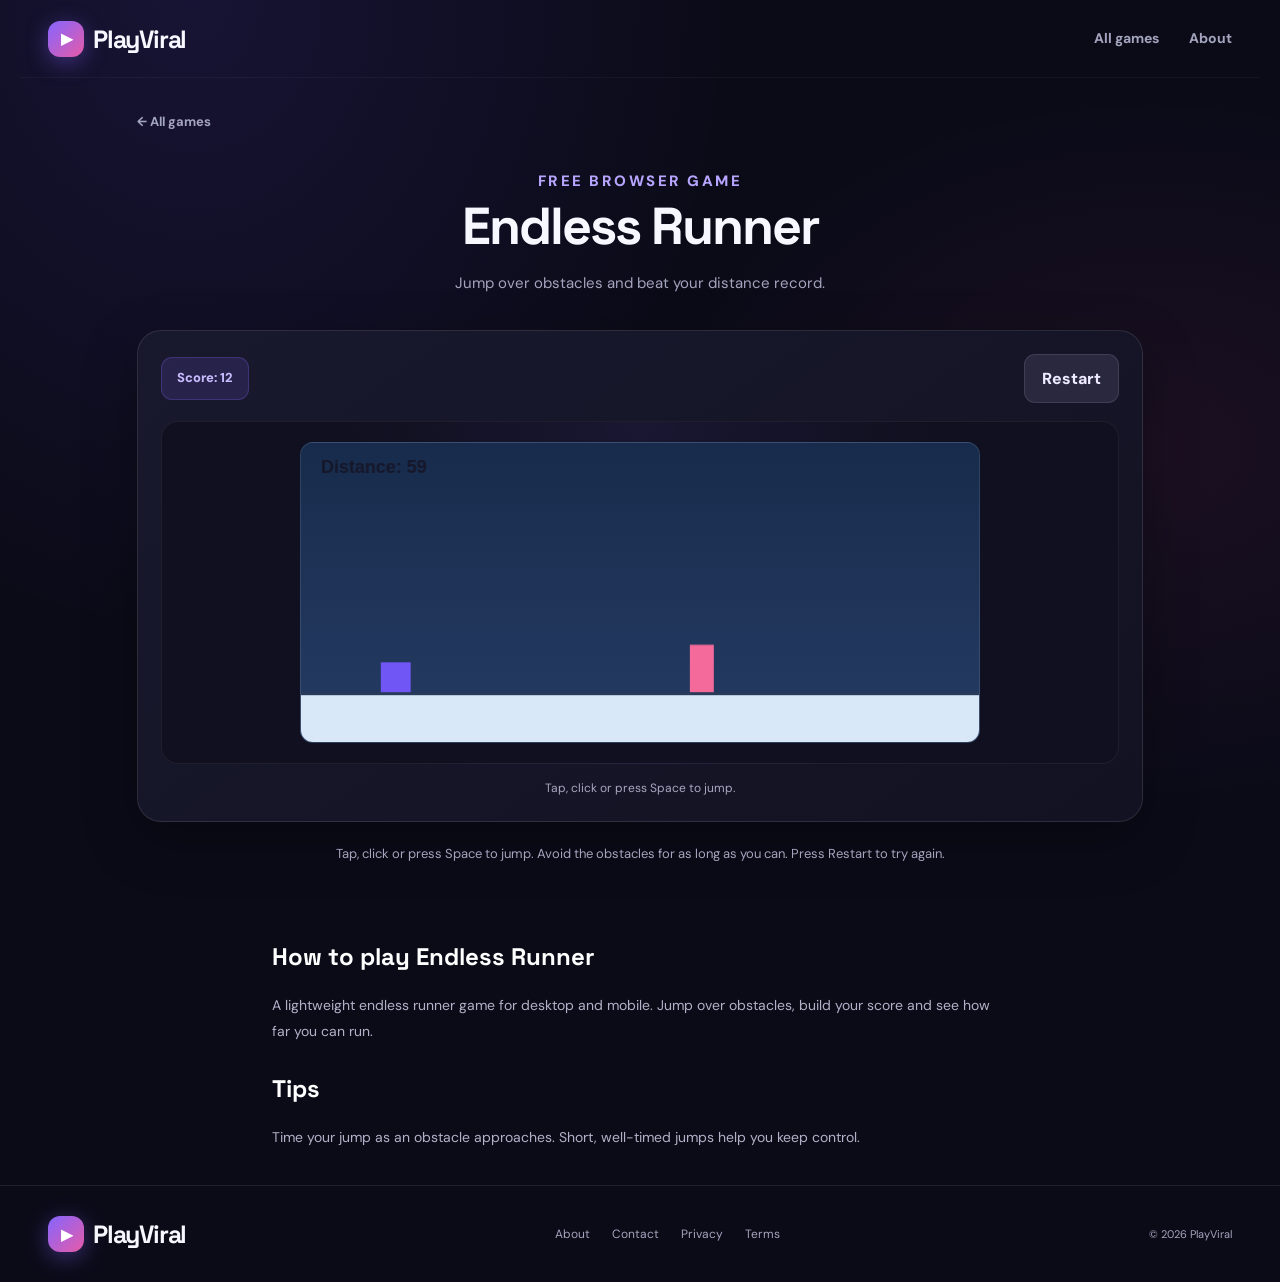
<file: endless-runner.html>
<!doctype html>
<html lang="en">
<head>
  <meta charset="utf-8">
  <meta name="viewport" content="width=device-width,initial-scale=1">

  <title>Endless Runner | PlayViral</title>
  <meta name="description" content="Play a free endless runner game online. Jump over obstacles and survive as long as possible.">
  <meta name="robots" content="index,follow">

  <link rel="canonical" href="https://viral-mini-games.rathoreking2016.workers.dev/endless-runner.html">
  <link rel="stylesheet" href="./style.css">

  <script defer src="./game.js"></script>
</head>

<body>
  <header class="site-header">
    <a class="brand" href="./">
      <span class="brand-mark">▶</span> PlayViral
    </a>

    <nav>
      <a href="./#games">All games</a>
      <a href="./#about">About</a>
    </nav>
  </header>

  <main class="game-page">
    <a class="back-link" href="./#games">← All games</a>

    <div class="game-head">
      <p class="eyebrow">FREE BROWSER GAME</p>
      <h1>Endless Runner</h1>
      <p>Jump over obstacles and beat your distance record.</p>
    </div>

    <section class="game-shell" data-game="endless-runner">
      <div class="game-toolbar">
        <span class="score-pill" id="score-label">Score: 0</span>
        <button class="control-btn secondary" id="restart">Restart</button>
      </div>

      <div class="game-area" id="game-area"></div>
      <div class="game-note" id="game-note">Ready when you are.</div>
    </section>

    <p class="instructions">
      Tap, click or press Space to jump. Avoid the obstacles for as long as you can.
      Press Restart to try again.
    </p>
  </main>

  <section class="content-section">
    <h2>How to play Endless Runner</h2>
    <p>
      A lightweight endless runner game for desktop and mobile.
      Jump over obstacles, build your score and see how far you can run.
    </p>

    <h2>Tips</h2>
    <p>
      Time your jump as an obstacle approaches. Short, well-timed jumps help you keep control.
    </p>
  </section>

  <footer>
    <a class="brand" href="./">
      <span class="brand-mark">▶</span> PlayViral
    </a>

    <div>
      <a href="./about.html">About</a>
      <a href="./contact.html">Contact</a>
      <a href="./privacy.html">Privacy</a>
      <a href="./terms.html">Terms</a>
    </div>

    <small>© <span id="year"></span> PlayViral</small>
  </footer>

  <script>
    document.getElementById("year").textContent = new Date().getFullYear();
  </script>
</body>
</html>
</file>
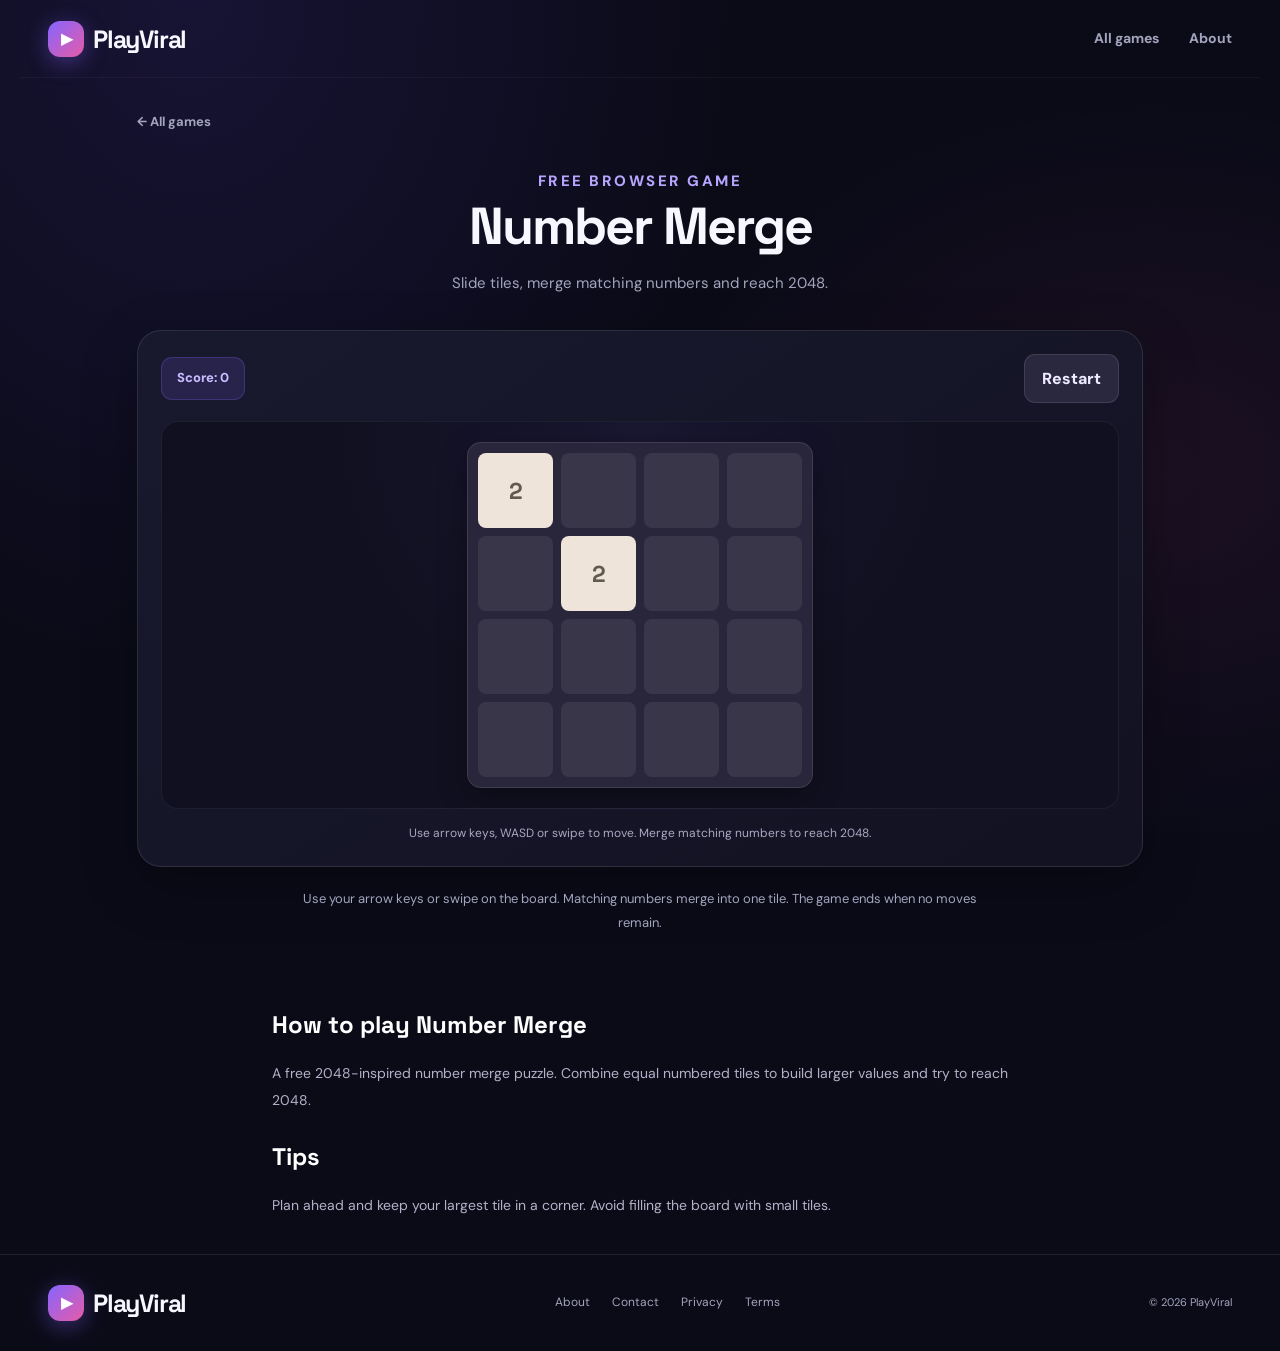
<file: number-merge.html>
<!doctype html>
<html lang="en">
<head>
  <meta charset="utf-8">
  <meta name="viewport" content="width=device-width, initial-scale=1">

  <title>Number Merge | PlayViral</title>
  <meta name="description" content="Play a free number merge puzzle online. Combine matching tiles and aim for 2048.">
  <meta name="robots" content="index,follow">

  <link rel="canonical" href="https://viral-mini-games.rathoreking2016.workers.dev/number-merge.html">
  <link rel="stylesheet" href="./style.css">

  <script defer src="./game.js"></script>
</head>

<body>
  <header class="site-header">
    <a class="brand" href="./">
      <span class="brand-mark">▶</span> PlayViral
    </a>

    <nav>
      <a href="./#games">All games</a>
      <a href="./#about">About</a>
    </nav>
  </header>

  <main class="game-page">
    <a class="back-link" href="./#games">← All games</a>

    <div class="game-head">
      <p class="eyebrow">FREE BROWSER GAME</p>
      <h1>Number Merge</h1>
      <p>Slide tiles, merge matching numbers and reach 2048.</p>
    </div>

    <section class="game-shell" data-game="number-merge">
      <div class="game-toolbar">
        <span class="score-pill" id="score-label">Score: 0</span>
        <button class="control-btn secondary" id="restart">Restart</button>
      </div>

      <div class="game-area" id="game-area"></div>
      <div class="game-note" id="game-note">Ready when you are.</div>
    </section>

    <p class="instructions">
      Use your arrow keys or swipe on the board. Matching numbers merge into one tile.
      The game ends when no moves remain.
    </p>
  </main>

  <section class="content-section">
    <h2>How to play Number Merge</h2>
    <p>
      A free 2048-inspired number merge puzzle. Combine equal numbered tiles
      to build larger values and try to reach 2048.
    </p>

    <h2>Tips</h2>
    <p>
      Plan ahead and keep your largest tile in a corner. Avoid filling the
      board with small tiles.
    </p>
  </section>

  <footer>
    <a class="brand" href="./">
      <span class="brand-mark">▶</span> PlayViral
    </a>

    <div>
      <a href="./about.html">About</a>
      <a href="./contact.html">Contact</a>
      <a href="./privacy.html">Privacy</a>
      <a href="./terms.html">Terms</a>
    </div>

    <small>© <span id="year"></span> PlayViral</small>
  </footer>

  <script>
    document.getElementById("year").textContent = new Date().getFullYear();
  </script>
</body>
</html>
</file>
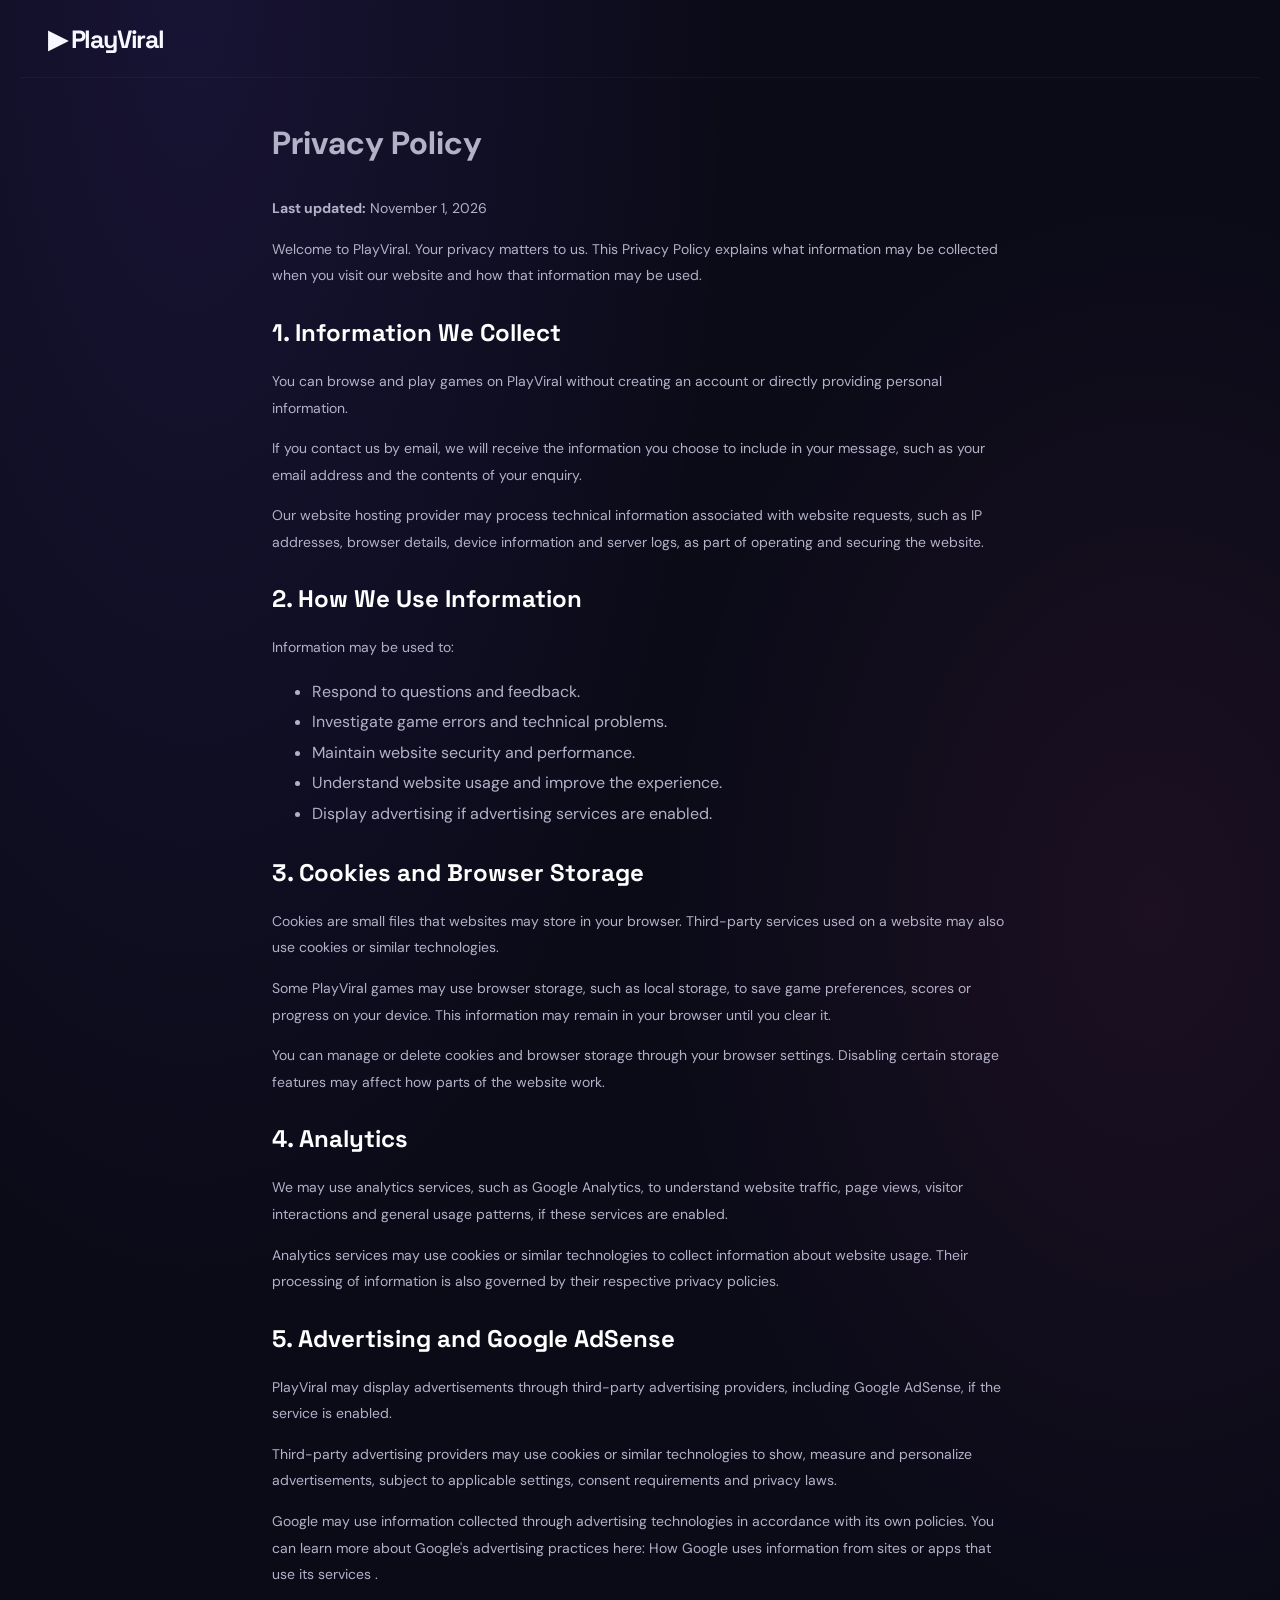
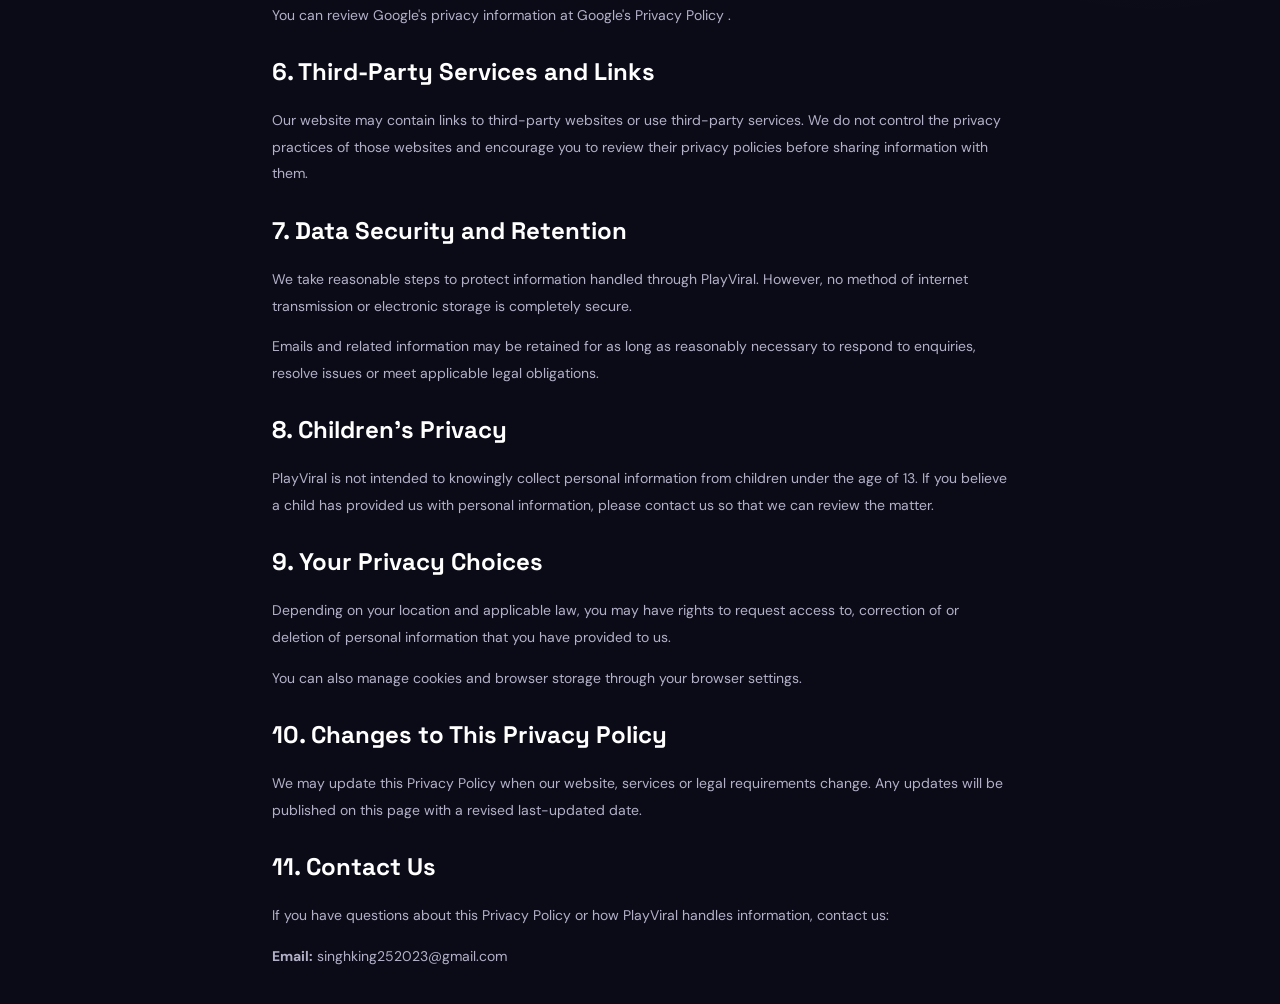
<file: privacy.html>
<!DOCTYPE html>
<html lang="en">
<head>
  <meta charset="UTF-8">
  <meta name="viewport" content="width=device-width, initial-scale=1">

  <title>Privacy Policy | PlayViral</title>

  <meta
    name="description"
    content="Read the PlayViral Privacy Policy to understand how information, cookies, browser storage, analytics and advertising may be handled when you use our website."
  >

  <meta name="robots" content="index, follow">

  <link
    rel="canonical"
    href="https://viral-mini-games.rathoreking2016.workers.dev/privacy.html"
  >

  <link rel="stylesheet" href="/style.css">
</head>

<body>

  <header class="site-header">
    <a class="brand" href="/" aria-label="PlayViral Home">
      ▶ PlayViral
    </a>
  </header>

  <main class="content-section">

    <h1>Privacy Policy</h1>

    <p><strong>Last updated:</strong> November 1, 2026</p>

    <p>
      Welcome to PlayViral. Your privacy matters to us.
      This Privacy Policy explains what information may be
      collected when you visit our website and how that
      information may be used.
    </p>

    <h2>1. Information We Collect</h2>

    <p>
      You can browse and play games on PlayViral without
      creating an account or directly providing personal
      information.
    </p>

    <p>
      If you contact us by email, we will receive the
      information you choose to include in your message,
      such as your email address and the contents of your
      enquiry.
    </p>

    <p>
      Our website hosting provider may process technical
      information associated with website requests, such
      as IP addresses, browser details, device information
      and server logs, as part of operating and securing
      the website.
    </p>

    <h2>2. How We Use Information</h2>

    <p>Information may be used to:</p>

    <ul>
      <li>Respond to questions and feedback.</li>
      <li>Investigate game errors and technical problems.</li>
      <li>Maintain website security and performance.</li>
      <li>Understand website usage and improve the experience.</li>
      <li>Display advertising if advertising services are enabled.</li>
    </ul>

    <h2>3. Cookies and Browser Storage</h2>

    <p>
      Cookies are small files that websites may store in
      your browser. Third-party services used on a website
      may also use cookies or similar technologies.
    </p>

    <p>
      Some PlayViral games may use browser storage, such
      as local storage, to save game preferences, scores
      or progress on your device. This information may
      remain in your browser until you clear it.
    </p>

    <p>
      You can manage or delete cookies and browser storage
      through your browser settings. Disabling certain
      storage features may affect how parts of the website
      work.
    </p>

    <h2>4. Analytics</h2>

    <p>
      We may use analytics services, such as Google
      Analytics, to understand website traffic, page
      views, visitor interactions and general usage
      patterns, if these services are enabled.
    </p>

    <p>
      Analytics services may use cookies or similar
      technologies to collect information about website
      usage. Their processing of information is also
      governed by their respective privacy policies.
    </p>

    <h2>5. Advertising and Google AdSense</h2>

    <p>
      PlayViral may display advertisements through
      third-party advertising providers, including
      Google AdSense, if the service is enabled.
    </p>

    <p>
      Third-party advertising providers may use cookies
      or similar technologies to show, measure and
      personalize advertisements, subject to applicable
      settings, consent requirements and privacy laws.
    </p>

    <p>
      Google may use information collected through
      advertising technologies in accordance with its
      own policies. You can learn more about Google's
      advertising practices here:
      <a
        href="https://policies.google.com/technologies/ads"
        target="_blank"
        rel="noopener noreferrer"
      >
        How Google uses information from sites or apps
        that use its services
      </a>.
    </p>

    <p>
      You can review Google's privacy information at
      <a
        href="https://policies.google.com/privacy"
        target="_blank"
        rel="noopener noreferrer"
      >
        Google's Privacy Policy
      </a>.
    </p>

    <h2>6. Third-Party Services and Links</h2>

    <p>
      Our website may contain links to third-party
      websites or use third-party services. We do not
      control the privacy practices of those websites
      and encourage you to review their privacy policies
      before sharing information with them.
    </p>

    <h2>7. Data Security and Retention</h2>

    <p>
      We take reasonable steps to protect information
      handled through PlayViral. However, no method of
      internet transmission or electronic storage is
      completely secure.
    </p>

    <p>
      Emails and related information may be retained
      for as long as reasonably necessary to respond
      to enquiries, resolve issues or meet applicable
      legal obligations.
    </p>

    <h2>8. Children's Privacy</h2>

    <p>
      PlayViral is not intended to knowingly collect
      personal information from children under the age
      of 13. If you believe a child has provided us
      with personal information, please contact us
      so that we can review the matter.
    </p>

    <h2>9. Your Privacy Choices</h2>

    <p>
      Depending on your location and applicable law,
      you may have rights to request access to,
      correction of or deletion of personal information
      that you have provided to us.
    </p>

    <p>
      You can also manage cookies and browser storage
      through your browser settings.
    </p>

    <h2>10. Changes to This Privacy Policy</h2>

    <p>
      We may update this Privacy Policy when our
      website, services or legal requirements change.
      Any updates will be published on this page
      with a revised last-updated date.
    </p>

    <h2>11. Contact Us</h2>

    <p>
      If you have questions about this Privacy Policy
      or how PlayViral handles information, contact us:
    </p>

    <p>
      <strong>Email:</strong>
      <a href="mailto:singhking252023@gmail.com">
        singhking252023@gmail.com
      </a>
    </p>

  </main>

</body>
</html>
</file>
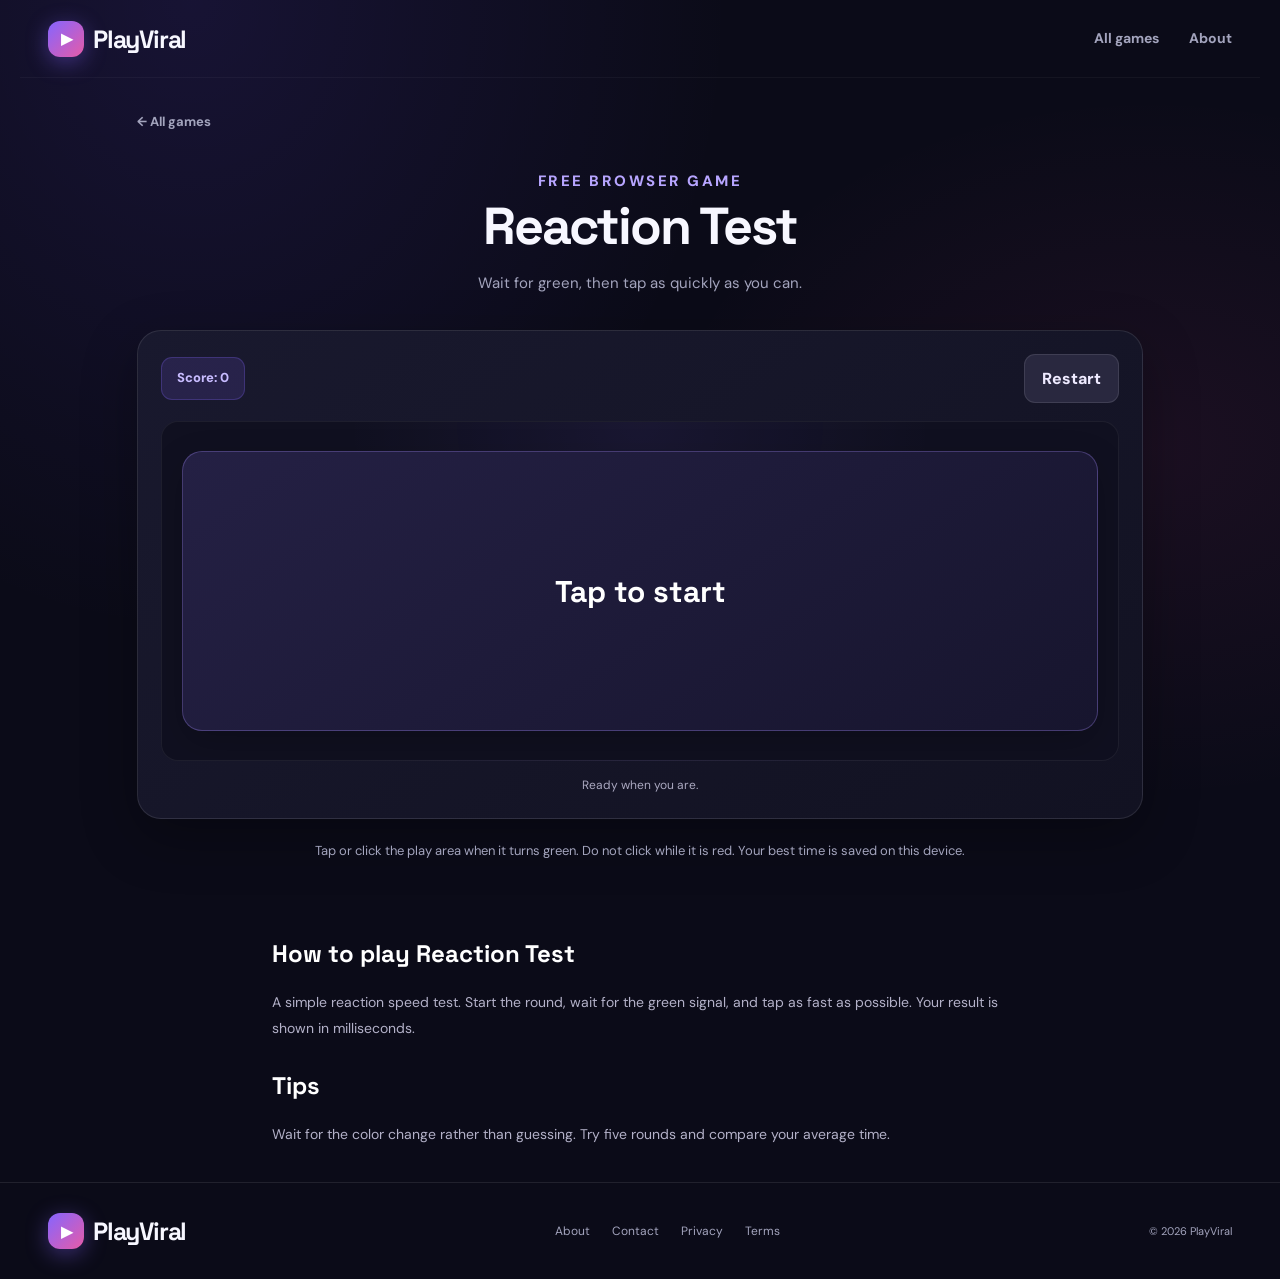
<file: reaction-test.html>
<!DOCTYPE html>
<html lang="en">
<head>
  <meta charset="UTF-8">
  <meta name="viewport" content="width=device-width, initial-scale=1">

  <title>Reaction Test | PlayViral</title>

  <meta name="description" content="Test your reflexes with this free online reaction speed game. Challenge yourself and improve your reaction time.">

  <meta name="robots" content="index,follow">

  <link rel="canonical" href="https://viral-mini-games.rathoreking2016.workers.dev/reaction-test.html">

  <!-- Main CSS -->
  <link rel="stylesheet" href="./style.css">

  <!-- Game JavaScript -->
  <script defer src="./game.js"></script>
</head>

<body>

<header class="site-header">

  <a class="brand" href="./">
    <span class="brand-mark">▶</span> PlayViral
  </a>

  <nav>
    <a href="./#games">All games</a>
    <a href="./#about">About</a>
  </nav>

</header>


<main class="game-page">

  <a class="back-link" href="./#games">
    ← All games
  </a>

  <div class="game-head">

    <p class="eyebrow">FREE BROWSER GAME</p>

    <h1>Reaction Test</h1>

    <p>
      Wait for green, then tap as quickly as you can.
    </p>

  </div>


  <section class="game-shell" data-game="reaction-test">

    <div class="game-toolbar">

      <span class="score-pill" id="score-label">
        Score: 0
      </span>

      <button class="control-btn secondary" id="restart">
        Restart
      </button>

    </div>


    <div class="game-area" id="game-area">
    </div>


    <div class="game-note" id="game-note">
      Ready when you are.
    </div>

  </section>


  <p class="instructions">
    Tap or click the play area when it turns green.
    Do not click while it is red.
    Your best time is saved on this device.
  </p>

</main>


<section class="content-section">

  <h2>How to play Reaction Test</h2>

  <p>
    A simple reaction speed test. Start the round,
    wait for the green signal, and tap as fast as possible.
    Your result is shown in milliseconds.
  </p>

  <h2>Tips</h2>

  <p>
    Wait for the color change rather than guessing.
    Try five rounds and compare your average time.
  </p>

</section>


<footer>

  <a class="brand" href="./">
    <span class="brand-mark">▶</span> PlayViral
  </a>

  <div>
    <a href="./about.html">About</a>
    <a href="./contact.html">Contact</a>
    <a href="./privacy.html">Privacy</a>
    <a href="./terms.html">Terms</a>
  </div>

  <small>
    © <span id="year"></span> PlayViral
  </small>

</footer>


<script>
  document.getElementById("year").textContent =
    new Date().getFullYear();
</script>

</body>
</html>
</file>
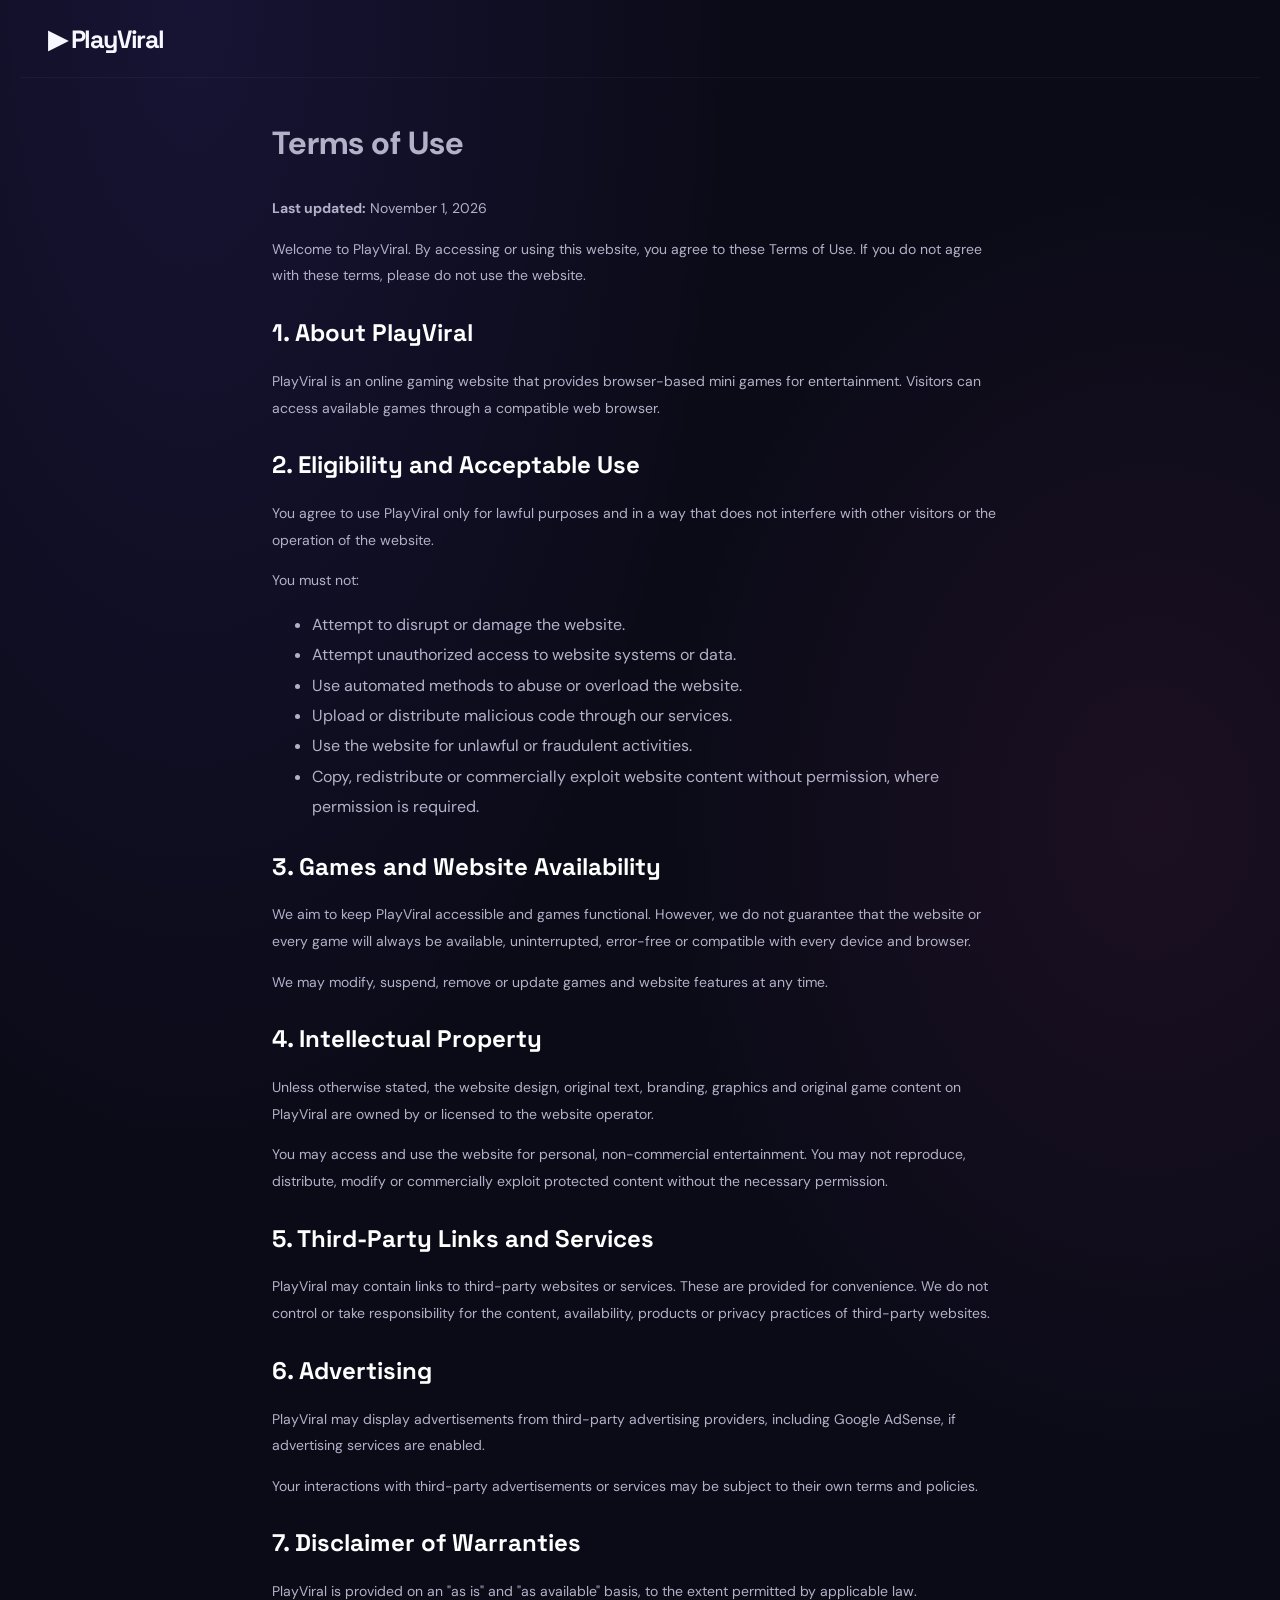
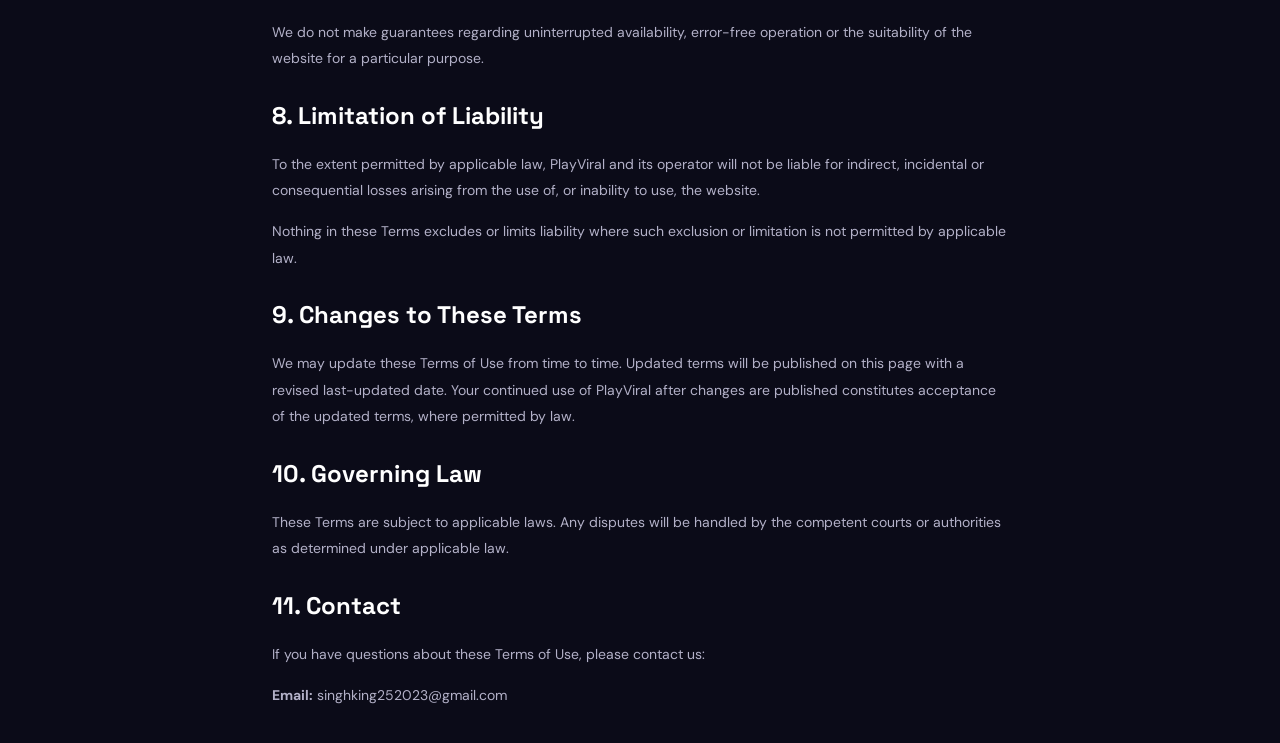
<file: terms.html>
<!DOCTYPE html>
<html lang="en">
<head>
  <meta charset="UTF-8">
  <meta name="viewport" content="width=device-width, initial-scale=1">

  <title>Terms of Use | PlayViral</title>

  <meta
    name="description"
    content="Read the Terms of Use for PlayViral. Learn the rules and conditions for accessing and playing our free online games."
  >

  <meta name="robots" content="index, follow">

  <link
    rel="canonical"
    href="https://viral-mini-games.rathoreking2016.workers.dev/terms.html"
  >

  <link rel="stylesheet" href="/style.css">
</head>

<body>

  <header class="site-header">
    <a class="brand" href="/" aria-label="PlayViral Home">
      ▶ PlayViral
    </a>
  </header>

  <main class="content-section">

    <h1>Terms of Use</h1>

    <p><strong>Last updated:</strong> November 1, 2026</p>

    <p>
      Welcome to PlayViral. By accessing or using this
      website, you agree to these Terms of Use. If you
      do not agree with these terms, please do not use
      the website.
    </p>

    <h2>1. About PlayViral</h2>

    <p>
      PlayViral is an online gaming website that provides
      browser-based mini games for entertainment.
      Visitors can access available games through a
      compatible web browser.
    </p>

    <h2>2. Eligibility and Acceptable Use</h2>

    <p>
      You agree to use PlayViral only for lawful purposes
      and in a way that does not interfere with other
      visitors or the operation of the website.
    </p>

    <p>You must not:</p>

    <ul>
      <li>Attempt to disrupt or damage the website.</li>
      <li>Attempt unauthorized access to website systems or data.</li>
      <li>Use automated methods to abuse or overload the website.</li>
      <li>Upload or distribute malicious code through our services.</li>
      <li>Use the website for unlawful or fraudulent activities.</li>
      <li>Copy, redistribute or commercially exploit website content without permission, where permission is required.</li>
    </ul>

    <h2>3. Games and Website Availability</h2>

    <p>
      We aim to keep PlayViral accessible and games
      functional. However, we do not guarantee that
      the website or every game will always be available,
      uninterrupted, error-free or compatible with
      every device and browser.
    </p>

    <p>
      We may modify, suspend, remove or update games
      and website features at any time.
    </p>

    <h2>4. Intellectual Property</h2>

    <p>
      Unless otherwise stated, the website design,
      original text, branding, graphics and original
      game content on PlayViral are owned by or
      licensed to the website operator.
    </p>

    <p>
      You may access and use the website for personal,
      non-commercial entertainment. You may not
      reproduce, distribute, modify or commercially
      exploit protected content without the necessary
      permission.
    </p>

    <h2>5. Third-Party Links and Services</h2>

    <p>
      PlayViral may contain links to third-party
      websites or services. These are provided for
      convenience. We do not control or take
      responsibility for the content, availability,
      products or privacy practices of third-party
      websites.
    </p>

    <h2>6. Advertising</h2>

    <p>
      PlayViral may display advertisements from
      third-party advertising providers, including
      Google AdSense, if advertising services are
      enabled.
    </p>

    <p>
      Your interactions with third-party advertisements
      or services may be subject to their own terms
      and policies.
    </p>

    <h2>7. Disclaimer of Warranties</h2>

    <p>
      PlayViral is provided on an "as is" and
      "as available" basis, to the extent permitted
      by applicable law.
    </p>

    <p>
      We do not make guarantees regarding uninterrupted
      availability, error-free operation or the
      suitability of the website for a particular
      purpose.
    </p>

    <h2>8. Limitation of Liability</h2>

    <p>
      To the extent permitted by applicable law,
      PlayViral and its operator will not be liable
      for indirect, incidental or consequential
      losses arising from the use of, or inability
      to use, the website.
    </p>

    <p>
      Nothing in these Terms excludes or limits
      liability where such exclusion or limitation
      is not permitted by applicable law.
    </p>

    <h2>9. Changes to These Terms</h2>

    <p>
      We may update these Terms of Use from time
      to time. Updated terms will be published on
      this page with a revised last-updated date.
      Your continued use of PlayViral after changes
      are published constitutes acceptance of the
      updated terms, where permitted by law.
    </p>

    <h2>10. Governing Law</h2>

    <p>
      These Terms are subject to applicable laws.
      Any disputes will be handled by the competent
      courts or authorities as determined under
      applicable law.
    </p>

    <h2>11. Contact</h2>

    <p>
      If you have questions about these Terms of
      Use, please contact us:
    </p>

    <p>
      <strong>Email:</strong>
      <a href="mailto:singhking252023@gmail.com">
        singhking252023@gmail.com
      </a>
    </p>

  </main>

</body>
</html>
</file>
<file: style.css>
@import url('https://fonts.googleapis.com/css2?family=DM+Sans:wght@400;500;600;700;800&family=Space+Grotesk:wght@400;500;600;700&display=swap');

/* =========================================
   PLAYVIRAL - PREMIUM GAMING DESIGN SYSTEM
========================================= */

:root {
  --ink: #f7f7ff;
  --muted: #a3a4bd;
  --paper: #0b0b18;
  --surface: #141427;
  --surface-light: #1b1b33;
  --purple: #8565ff;
  --purple-dark: #6846e8;
  --pink: #ff5ca8;
  --blue: #4bafff;
  --green: #b7ff72;
  --yellow: #ffd166;
  --line: rgba(255,255,255,.09);

  --gradient: linear-gradient(135deg,#8565ff,#e65ba8);
  --glow: 0 0 35px rgba(133,101,255,.25);
  --shadow: 0 18px 55px rgba(0,0,0,.3);
  --radius: 22px;
}

/* =========================================
   GLOBAL
========================================= */

* {
  box-sizing: border-box;
}

html {
  scroll-behavior: smooth;
  scroll-padding-top: 90px;
}

body {
  margin: 0;
  background:
    radial-gradient(ellipse at 15% 0%,rgba(112,78,255,.12),transparent 35%),
    radial-gradient(ellipse at 90% 35%,rgba(244,75,160,.07),transparent 30%),
    var(--paper);
  color: var(--ink);
  font-family: 'DM Sans',sans-serif;
  line-height: 1.6;
}

button,
input {
  font: inherit;
}

button {
  -webkit-tap-highlight-color: transparent;
}

a {
  color: inherit;
  text-decoration: none;
  -webkit-tap-highlight-color: transparent;
}

img {
  max-width: 100%;
}

::selection {
  background: var(--purple);
  color: white;
}

/* =========================================
   HEADER
========================================= */

.site-header {
  height: 78px;
  max-width: 1240px;
  margin: auto;
  padding: 0 28px;
  display: flex;
  align-items: center;
  justify-content: space-between;
  border-bottom: 1px solid rgba(255,255,255,.04);
}

.brand {
  display: inline-flex;
  align-items: center;
  font: 700 25px 'Space Grotesk',sans-serif;
  letter-spacing: -1.2px;
}

.brand-mark {
  display: inline-grid;
  place-items: center;
  width: 36px;
  height: 36px;
  margin-right: 9px;
  border-radius: 12px;
  background: var(--gradient);
  color: white;
  font-size: 15px;
  box-shadow: 0 5px 22px rgba(133,101,255,.4);
}

.site-header nav {
  display: flex;
  align-items: center;
  gap: 30px;
  color: var(--muted);
  font-size: 14px;
  font-weight: 700;
}

.site-header nav a {
  transition: .2s ease;
}

.site-header nav a:hover {
  color: white;
}

/* =========================================
   HOMEPAGE HERO
========================================= */

.hero {
  position: relative;
  max-width: 1240px;
  min-height: 490px;
  margin: 32px auto 85px;
  padding: 70px 7%;
  border: 1px solid rgba(255,255,255,.1);
  border-radius: 32px;
  overflow: hidden;

  background:
    radial-gradient(circle at 78% 50%,rgba(133,101,255,.24),transparent 35%),
    linear-gradient(120deg,#19162e,#17152c 55%,#201631);

  display: grid;
  grid-template-columns: 1.1fr .9fr;
  align-items: center;
  box-shadow: var(--shadow);
}

.hero::before {
  content: "";
  position: absolute;
  width: 400px;
  height: 400px;
  right: 5%;
  top: -180px;
  border-radius: 50%;
  background: rgba(133,101,255,.12);
  filter: blur(80px);
  pointer-events: none;
}

.hero::after {
  content: "";
  position: absolute;
  width: 300px;
  height: 300px;
  left: -160px;
  bottom: -180px;
  border-radius: 50%;
  background: rgba(255,92,168,.1);
  filter: blur(70px);
  pointer-events: none;
}

.hero > * {
  position: relative;
  z-index: 1;
}

.eyebrow {
  margin: 0 0 17px;
  color: #b7a5ff;
  font-size: 11px;
  font-weight: 800;
  letter-spacing: 2.5px;
  text-transform: uppercase;
}

.hero h1 {
  margin: 0;
  font: 700 clamp(43px,6vw,76px)/1.02 'Space Grotesk',sans-serif;
  letter-spacing: -4px;
}

.hero h1 span {
  color: var(--green);
  text-shadow: 0 0 35px rgba(183,255,114,.22);
}

.hero-sub {
  max-width: 490px;
  margin: 23px 0 30px;
  color: #b8b6ce;
  font-size: 16px;
  line-height: 1.8;
}

.primary-btn {
  display: inline-flex;
  align-items: center;
  justify-content: center;
  gap: 24px;
  padding: 16px 23px;
  border-radius: 13px;
  background: var(--green);
  color: #171725;
  font-size: 14px;
  font-weight: 800;
  box-shadow: 0 8px 28px rgba(183,255,114,.15);
  transition: .25s ease;
}

.primary-btn:hover {
  transform: translateY(-4px);
  box-shadow: 0 12px 35px rgba(183,255,114,.25);
}

.hero-stats {
  display: flex;
  flex-wrap: wrap;
  gap: 34px;
  margin-top: 42px;
  color: #aaa8c0;
  font-size: 12px;
}

.hero-stats b {
  display: block;
  margin-bottom: 3px;
  color: white;
  font-size: 20px;
  font-family: 'Space Grotesk',sans-serif;
}

/* =========================================
   HERO GRAPHICS
========================================= */

.hero-art {
  height: 330px;
  position: relative;
}

.hero-orb {
  position: absolute;
  top: 16%;
  left: 25%;
  width: 220px;
  height: 220px;
  border: 1px solid rgba(255,255,255,.3);
  border-radius: 50%;
  background: linear-gradient(140deg,#8c72ff,#e75baf);
  display: grid;
  place-content: center;
  text-align: center;
  font: 700 21px 'Space Grotesk',sans-serif;
  transform: rotate(-12deg);
  box-shadow:
    0 0 50px rgba(133,101,255,.35),
    0 25px 90px rgba(0,0,0,.35);
}

.hero-orb strong {
  color: var(--green);
  font-size: 43px;
}

.float-card {
  position: absolute;
  z-index: 2;
  display: grid;
  grid-template-columns: 38px auto;
  align-items: center;
  column-gap: 9px;
  padding: 14px 17px;
  border: 1px solid rgba(255,255,255,.12);
  border-radius: 15px;
  background: rgba(35,33,60,.95);
  color: white;
  box-shadow: 0 15px 40px rgba(0,0,0,.3);
  backdrop-filter: blur(12px);
}

.float-card span {
  grid-row: span 2;
  font-size: 27px;
}

.float-card b {
  font-size: 13px;
}

.float-card small {
  color: #aaa8c0;
  font-size: 10px;
}

.card-one {
  top: 5%;
  left: 0;
  transform: rotate(-6deg);
}

.card-two {
  top: 38%;
  right: 0;
  transform: rotate(5deg);
}

.card-three {
  bottom: 3%;
  left: 10%;
  transform: rotate(4deg);
}

/* =========================================
   GENERAL SECTIONS
========================================= */

.section {
  max-width: 1240px;
  margin: 0 auto 90px;
  padding: 0 28px;
}

.section-heading {
  display: flex;
  align-items: end;
  justify-content: space-between;
  gap: 20px;
  margin-bottom: 30px;
}

.section h2,
.about-strip h2 {
  margin: 0;
  font: 700 clamp(27px,4vw,40px) 'Space Grotesk',sans-serif;
  letter-spacing: -1.7px;
}

.muted {
  color: var(--muted);
  font-size: 13px;
}

/* =========================================
   GAME CARDS
========================================= */

.game-grid {
  display: grid;
  grid-template-columns: repeat(3,minmax(0,1fr));
  gap: 23px;
}

.game-card {
  position: relative;
  padding: 12px;
  overflow: hidden;
  border: 1px solid var(--line);
  border-radius: 22px;
  background: linear-gradient(145deg,#19192e,#121222);
  box-shadow: 0 8px 30px rgba(0,0,0,.12);
  transition: transform .25s ease,border-color .25s ease,box-shadow .25s ease;
}

.game-card:hover {
  transform: translateY(-7px);
  border-color: rgba(133,101,255,.6);
  box-shadow: 0 18px 45px rgba(0,0,0,.28),var(--glow);
}

.game-visual {
  height: 185px;
  display: flex;
  align-items: center;
  justify-content: center;
  gap: 8px;
  overflow: hidden;
  border-radius: 15px;
  font-size: 44px;
  position: relative;
}

.visual-reaction {
  flex-direction: column;
  background: linear-gradient(135deg,#30245f,#211d47);
  color: #b9a9ff;
  font: 700 34px 'Space Grotesk',sans-serif;
}

.visual-reaction span {
  color: #d4caff;
  font-size: 11px;
  letter-spacing: 4px;
}

.visual-number {
  background: linear-gradient(135deg,#38243b,#28203b);
}

.visual-number span {
  width: 52px;
  height: 52px;
  display: grid;
  place-items: center;
  border-radius: 12px;
  background: #ffcf9e;
  color: #71452b;
  font: 700 22px 'Space Grotesk',sans-serif;
  box-shadow: 0 5px 15px rgba(0,0,0,.2);
}

.visual-number span:nth-child(2) {
  background: #ffb68c;
}

.visual-number span:nth-child(3) {
  background: #f58f76;
}

.visual-number span:nth-child(4) {
  background: #dc8fda;
}

.visual-balls {
  background: linear-gradient(135deg,#173d39,#172b37);
}

.visual-balls i {
  font-style: normal;
  font-size: 39px;
  filter: drop-shadow(0 5px 8px rgba(0,0,0,.25));
}

.visual-block {
  display: grid;
  grid-template-columns: repeat(4,30px);
  grid-template-rows: repeat(3,30px);
  gap: 4px;
  background: linear-gradient(135deg,#25264b,#1b1d3b);
}

.visual-block span {
  border-radius: 6px;
  background: #8b7afa;
  box-shadow: 0 4px 12px rgba(133,101,255,.3);
}

.visual-block span:nth-child(2),
.visual-block span:nth-child(5) {
  background: #f46b9b;
}

.visual-runner {
  position: relative;
  background: linear-gradient(135deg,#17334d,#1b2947);
  font-size: 65px;
}

.visual-runner span {
  color: #8565ff;
  font-size: 35px;
}

.game-info {
  display: flex;
  align-items: center;
  justify-content: space-between;
  padding: 16px 6px 6px;
}

.game-info h3 {
  margin: 0 0 5px;
  font: 700 18px 'Space Grotesk',sans-serif;
}

.game-info p {
  margin: 0;
  color: var(--muted);
  font-size: 12px;
}

.play-icon {
  width: 38px;
  height: 38px;
  display: grid;
  place-items: center;
  flex: none;
  border: 1px solid rgba(133,101,255,.25);
  border-radius: 50%;
  background: rgba(133,101,255,.15);
  color: #b5a4ff;
  font-size: 19px;
  transition: .2s ease;
}

.game-card:hover .play-icon {
  background: var(--purple);
  color: white;
  transform: translateX(3px);
}

.tag {
  position: absolute;
  top: 22px;
  left: 22px;
  z-index: 2;
  padding: 6px 10px;
  border: 1px solid rgba(255,255,255,.16);
  border-radius: 7px;
  background: rgba(16,15,30,.85);
  color: white;
  font-size: 9px;
  font-weight: 800;
  letter-spacing: 1px;
  backdrop-filter: blur(8px);
}

/* =========================================
   ABOUT SECTION
========================================= */

.about-strip {
  max-width: 1184px;
  margin: 0 auto 90px;
  padding: 46px 6%;
  display: flex;
  align-items: center;
  justify-content: space-between;
  gap: 40px;
  border: 1px solid rgba(133,101,255,.25);
  border-radius: 26px;
  background:
    radial-gradient(circle at 90% 50%,rgba(133,101,255,.2),transparent 35%),
    linear-gradient(120deg,#211b40,#17172c);
}

.about-strip .eyebrow {
  color: #b7a5ff;
}

.about-strip p {
  max-width: 470px;
  margin-bottom: 0;
  color: #b8b6ce;
  line-height: 1.9;
}

/* =========================================
   FOOTER
========================================= */

footer {
  display: flex;
  align-items: center;
  justify-content: space-between;
  flex-wrap: wrap;
  gap: 20px;
  padding: 30px max(28px,calc((100% - 1184px)/2));
  border-top: 1px solid var(--line);
  background: rgba(12,12,25,.7);
}

footer div {
  display: flex;
  flex-wrap: wrap;
  gap: 22px;
  color: var(--muted);
  font-size: 12px;
}

footer div a:hover {
  color: white;
}

footer small {
  color: var(--muted);
  font-size: 11px;
}

/* =========================================
   GAME PAGE
========================================= */

.game-page {
  max-width: 1050px;
  margin: 30px auto 75px;
  padding: 0 22px;
}

.back-link {
  color: var(--muted);
  font-size: 13px;
  font-weight: 700;
  transition: .2s ease;
}

.back-link:hover {
  color: white;
}

.game-head {
  margin: 35px 0;
  text-align: center;
}

.game-head .eyebrow {
  color: #b7a5ff;
}

.game-head h1 {
  margin: 0 0 12px;
  font: 700 clamp(35px,5vw,52px) 'Space Grotesk',sans-serif;
  letter-spacing: -2px;
}

.game-head p {
  margin: 0;
  color: var(--muted);
  font-size: 15px;
}

/* =========================================
   GAME CONTAINER
========================================= */

.game-shell {
  padding: 23px;
  border: 1px solid rgba(255,255,255,.1);
  border-radius: 24px;
  background: linear-gradient(145deg,#19192e,#121222);
  box-shadow: var(--shadow);
}

.game-toolbar {
  display: flex;
  align-items: center;
  justify-content: space-between;
  flex-wrap: wrap;
  gap: 12px;
  margin-bottom: 18px;
}

.score-pill {
  padding: 10px 15px;
  border: 1px solid rgba(133,101,255,.25);
  border-radius: 11px;
  background: rgba(133,101,255,.14);
  color: #c8bcff;
  font-size: 13px;
  font-weight: 800;
}

.control-btn {
  padding: 11px 17px;
  border: 0;
  border-radius: 11px;
  background: var(--gradient);
  color: white;
  font-weight: 800;
  cursor: pointer;
  transition: .2s ease;
}

.control-btn:hover {
  transform: translateY(-2px);
  box-shadow: 0 7px 22px rgba(133,101,255,.3);
}

.control-btn.secondary {
  border: 1px solid rgba(255,255,255,.1);
  background: #29283f;
  color: #eeeaff;
}

.control-btn.secondary:hover {
  background: #383550;
}

/* =========================================
   GAME AREA
========================================= */

.game-area {
  position: relative;
  min-height: 340px;
  padding: 20px;
  display: flex;
  align-items: center;
  justify-content: center;
  border: 1px solid rgba(255,255,255,.06);
  border-radius: 17px;
  background:
    radial-gradient(circle at 50% 0%,rgba(133,101,255,.08),transparent 50%),
    #101020;
  overflow: hidden;
  user-select: none;
  -webkit-user-select: none;
}

.instructions {
  max-width: 680px;
  margin: 20px auto 0;
  color: var(--muted);
  font-size: 13px;
  line-height: 1.8;
  text-align: center;
}

.game-note {
  margin-top: 15px;
  color: #aaa8c0;
  font-size: 12px;
  text-align: center;
}

/* =========================================
   REACTION TEST
========================================= */

.reaction-pad {
  width: 100%;
  min-height: 300px;
  border: 1px solid rgba(255,255,255,.1);
  border-radius: 15px;
  background: linear-gradient(135deg,#392c76,#292052);
  color: white;
  font: 700 26px 'Space Grotesk',sans-serif;
  cursor: pointer;
  transition: background .2s ease,transform .15s ease;
  touch-action: manipulation;
}

.reaction-pad:hover {
  filter: brightness(1.1);
}

.reaction-pad:active {
  transform: scale(.99);
}

.reaction-pad.waiting {
  background: linear-gradient(135deg,#963e68,#602b56);
  color: white;
}

.reaction-pad.go {
  background: linear-gradient(135deg,#197f5a,#145c48);
  color: #d4ffdf;
}

/* =========================================
   NUMBER MERGE / 2048
========================================= */

.tile-board {
  display: grid;
  grid-template-columns: repeat(4,minmax(52px,75px));
  gap: 8px;
  padding: 10px;
  border: 1px solid rgba(255,255,255,.1);
  border-radius: 14px;
  background: #29263b;
  box-shadow: 0 10px 30px rgba(0,0,0,.3);
}

.tile {
  aspect-ratio: 1;
  display: grid;
  place-items: center;
  border-radius: 8px;
  background: #39364a;
  color: #eeeaff;
  font: 700 23px 'Space Grotesk',sans-serif;
  transition: .15s ease;
}

.tile.v2 {
  background: #eee4da;
  color: #62594f;
}

.tile.v4 {
  background: #ede0c8;
  color: #62594f;
}

.tile.v8 {
  background: #f2b179;
  color: white;
}

.tile.v16 {
  background: #f59563;
  color: white;
}

.tile.v32 {
  background: #f67c5f;
  color: white;
}

.tile.v64 {
  background: #f65e3b;
  color: white;
}

.tile.big {
  background: linear-gradient(135deg,#e9bf55,#f08d45);
  color: white;
  box-shadow: 0 0 15px rgba(255,190,80,.25);
}

/* =========================================
   BALL SORT PUZZLE
========================================= */

.tubes {
  display: flex;
  align-items: end;
  justify-content: center;
  flex-wrap: wrap;
  gap: 13px;
}

.tube {
  width: 49px;
  height: 190px;
  display: flex;
  flex-direction: column-reverse;
  align-items: center;
  gap: 3px;
  padding: 5px;
  border: 2px solid #8278ae;
  border-top: 0;
  border-radius: 0 0 17px 17px;
  background: linear-gradient(180deg,rgba(133,101,255,.05),rgba(133,101,255,.16));
  box-shadow: inset 0 -10px 20px rgba(133,101,255,.08);
  cursor: pointer;
  transition: .2s ease;
  touch-action: manipulation;
}

.tube:hover {
  border-color: #b6a5ff;
  transform: translateY(-4px);
}

.ball {
  width: 32px;
  height: 32px;
  flex: none;
  border-radius: 50%;
  box-shadow: inset -4px -5px 8px rgba(0,0,0,.2),inset 3px 3px 6px rgba(255,255,255,.25);
}

.ball.red {
  background: #f26c75;
}

.ball.blue {
  background: #5a9cf5;
}

.ball.green {
  background: #53c99b;
}

.ball.yellow {
  background: #f6c85f;
}

.ball.purple {
  background: #9b79e8;
}

.ball.orange {
  background: #f49a52;
}

/* =========================================
   BLOCK PUZZLE
========================================= */

.block-board {
  display: grid;
  grid-template-columns: repeat(8,34px);
  gap: 3px;
  padding: 8px;
  border: 1px solid rgba(255,255,255,.1);
  border-radius: 12px;
  background: #25243b;
  box-shadow: 0 10px 25px rgba(0,0,0,.25);
}

.block-cell {
  width: 34px;
  height: 34px;
  border-radius: 5px;
  background: #35334b;
  transition: background .15s ease;
}

.block-cell.filled {
  background: linear-gradient(135deg,#a18bff,#7057f5);
  box-shadow: inset 0 2px 5px rgba(255,255,255,.2),0 3px 9px rgba(112,87,245,.2);
}

/* =========================================
   ENDLESS RUNNER
========================================= */

.runner-canvas {
  display: block;
  width: min(100%,680px);
  border: 1px solid rgba(255,255,255,.1);
  border-radius: 13px;
  background: linear-gradient(180deg,#172c4c,#263b63);
  touch-action: manipulation;
}

/* =========================================
   CONTENT / SEO SECTIONS
========================================= */

.content-section {
  max-width: 780px;
  margin: 35px auto;
  padding: 0 22px;
  color: #b3b1c8;
  line-height: 1.9;
}

.content-section h2 {
  margin-top: 28px;
  color: white;
  font: 700 24px 'Space Grotesk',sans-serif;
}

.content-section p {
  font-size: 14px;
}

/* =========================================
   FOCUS ACCESSIBILITY
========================================= */

a:focus-visible,
button:focus-visible {
  outline: 3px solid var(--green);
  outline-offset: 4px;
}

/* =========================================
   TABLET
========================================= */

@media (max-width: 900px) {
  .hero {
    margin: 18px 16px 65px;
    padding: 55px 5%;
  }

  .game-grid {
    grid-template-columns: repeat(2,minmax(0,1fr));
  }

  .about-strip {
    margin: 0 16px 65px;
  }
}

/* =========================================
   MOBILE
========================================= */

@media (max-width: 760px) {
  .site-header {
    height: 68px;
    padding: 0 17px;
  }

  .brand {
    font-size: 22px;
  }

  .site-header nav {
    gap: 16px;
    font-size: 12px;
  }

  .hero {
    min-height: auto;
    grid-template-columns: 1fr;
    margin: 10px 12px 60px;
    padding: 43px 25px 20px;
    border-radius: 24px;
  }

  .hero h1 {
    font-size: clamp(43px,10vw,60px);
    letter-spacing: -2.8px;
  }

  .hero-sub {
    font-size: 14px;
  }

  .hero-art {
    height: 255px;
    margin-top: 20px;
  }

  .hero-orb {
    width: 165px;
    height: 165px;
    left: 28%;
    top: 15%;
  }

  .hero-stats {
    gap: 20px;
    margin-top: 30px;
  }

  .section {
    padding: 0 15px;
    margin-bottom: 65px;
  }

  .section-heading {
    align-items: start;
    flex-direction: column;
    gap: 8px;
  }

  .game-grid {
    grid-template-columns: repeat(2,minmax(0,1fr));
    gap: 13px;
  }

  .game-card {
    padding: 8px;
    border-radius: 17px;
  }

  .game-visual {
    height: 135px;
    border-radius: 12px;
  }

  .game-info {
    padding: 12px 4px 5px;
  }

  .game-info h3 {
    font-size: 14px;
  }

  .game-info p {
    font-size: 10px;
  }

  .play-icon {
    width: 31px;
    height: 31px;
    font-size: 15px;
  }

  .about-strip {
    display: block;
    margin: 0 12px 60px;
    padding: 30px 25px;
    border-radius: 21px;
  }

  .about-strip p {
    margin-bottom: 0;
    font-size: 13px;
  }

  footer {
    display: grid;
    padding: 25px 20px;
  }

  footer div {
    gap: 15px;
  }

  .game-page {
    margin-top: 22px;
    padding: 0 13px;
  }

  .game-head {
    margin: 25px 0;
  }

  .game-head h1 {
    font-size: 37px;
  }

  .game-shell {
    padding: 12px;
    border-radius: 18px;
  }

  .game-area {
    min-height: 300px;
    padding: 10px;
  }

  .tile-board {
    grid-template-columns: repeat(4,minmax(48px,1fr));
    width: min(100%,340px);
  }

  .block-board {
    grid-template-columns: repeat(8,minmax(0,1fr));
    width: 100%;
    max-width: 320px;
  }

  .block-cell {
    width: 100%;
    height: auto;
    aspect-ratio: 1;
  }

  .tubes {
    gap: 8px;
  }

  .tube {
    width: 42px;
    height: 170px;
  }

  .ball {
    width: 27px;
    height: 27px;
  }

  .reaction-pad {
    min-height: 260px;
    font-size: 22px;
  }

  .instructions {
    font-size: 12px;
  }
}

/* =========================================
   SMALL PHONES
========================================= */

@media (max-width: 400px) {
  .site-header nav {
    gap: 10px;
    font-size: 11px;
  }

  .game-grid {
    grid-template-columns: 1fr;
  }

  .game-visual {
    height: 155px;
  }

  .hero h1 {
    font-size: 42px;
  }

  .hero-stats {
    gap: 15px;
    font-size: 10px;
  }

  .float-card {
    padding: 10px 12px;
  }

  .tile-board {
    gap: 5px;
    padding: 7px;
  }

  .tile {
    font-size: 18px;
  }
}

/* =========================================
   REDUCED MOTION
========================================= */

@media (prefers-reduced-motion: reduce) {
  *,
  *::before,
  *::after {
    scroll-behavior: auto !important;
    animation-duration: .01ms !important;
    animation-iteration-count: 1 !important;
    transition-duration: .01ms !important;
  }
}


/* PlayViral - Smooth Number Merge animations */

.tile-board {
  touch-action: none;
  user-select: none;
  -webkit-user-select: none;
}

.tile {
  transition:
    background-color 160ms ease,
    color 160ms ease,
    box-shadow 160ms ease;
  will-change: transform;
  transform: translateZ(0);
}

.tile-pop {
  animation: tilePop 180ms cubic-bezier(.2, .8, .3, 1);
}

.tile-merge {
  animation: tileMerge 220ms cubic-bezier(.2, .8, .3, 1);
}

@keyframes tilePop {
  0% {
    transform: scale(.65);
    opacity: .45;
  }
  75% {
    transform: scale(1.08);
    opacity: 1;
  }
  100% {
    transform: scale(1);
  }
}

@keyframes tileMerge {
  0% {
    transform: scale(.88);
  }
  55% {
    transform: scale(1.14);
  }
  100% {
    transform: scale(1);
  }
}

@media (prefers-reduced-motion: reduce) {
  .tile,
  .tile-pop,
  .tile-merge {
    animation: none !important;
    transition: none !important;
  }
}


/* PlayViral - Reaction Test visibility and smooth interaction */

.reaction-pad {
  display: flex !important;
  align-items: center;
  justify-content: center;
  width: 100%;
  min-height: 280px;
  padding: 24px;
  border: 1px solid rgba(167, 139, 250, 0.3);
  border-radius: 20px;
  background: linear-gradient(145deg, #242044, #17152e);
  color: #ffffff;
  font-size: clamp(20px, 3vw, 30px);
  font-weight: 800;
  text-align: center;
  cursor: pointer;
  transition:
    background 250ms ease,
    transform 180ms ease,
    box-shadow 250ms ease;
  box-shadow: 0 12px 35px rgba(0, 0, 0, 0.2);
  -webkit-tap-highlight-color: transparent;
}

.reaction-pad:hover {
  transform: translateY(-2px);
  box-shadow: 0 16px 40px rgba(120, 90, 255, 0.2);
}

.reaction-pad:active {
  transform: scale(0.99);
}

.reaction-pad.waiting {
  background: linear-gradient(145deg, #713b25, #40221e);
  color: #ffe0b8;
}

.reaction-pad.go {
  background: linear-gradient(145deg, #087f4b, #064b35);
  color: #ffffff;
  box-shadow: 0 0 45px rgba(34, 197, 94, 0.3);
  animation: reactionReady 350ms ease-out;
}

@keyframes reactionReady {
  from {
    transform: scale(0.97);
    opacity: 0.7;
  }
  to {
    transform: scale(1);
    opacity: 1;
  }
}

@media (max-width: 600px) {
  .reaction-pad {
    min-height: 230px;
    font-size: 22px;
  }
}

@media (prefers-reduced-motion: reduce) {
  .reaction-pad {
    transition: none;
    animation: none;
  }
}
</file>
